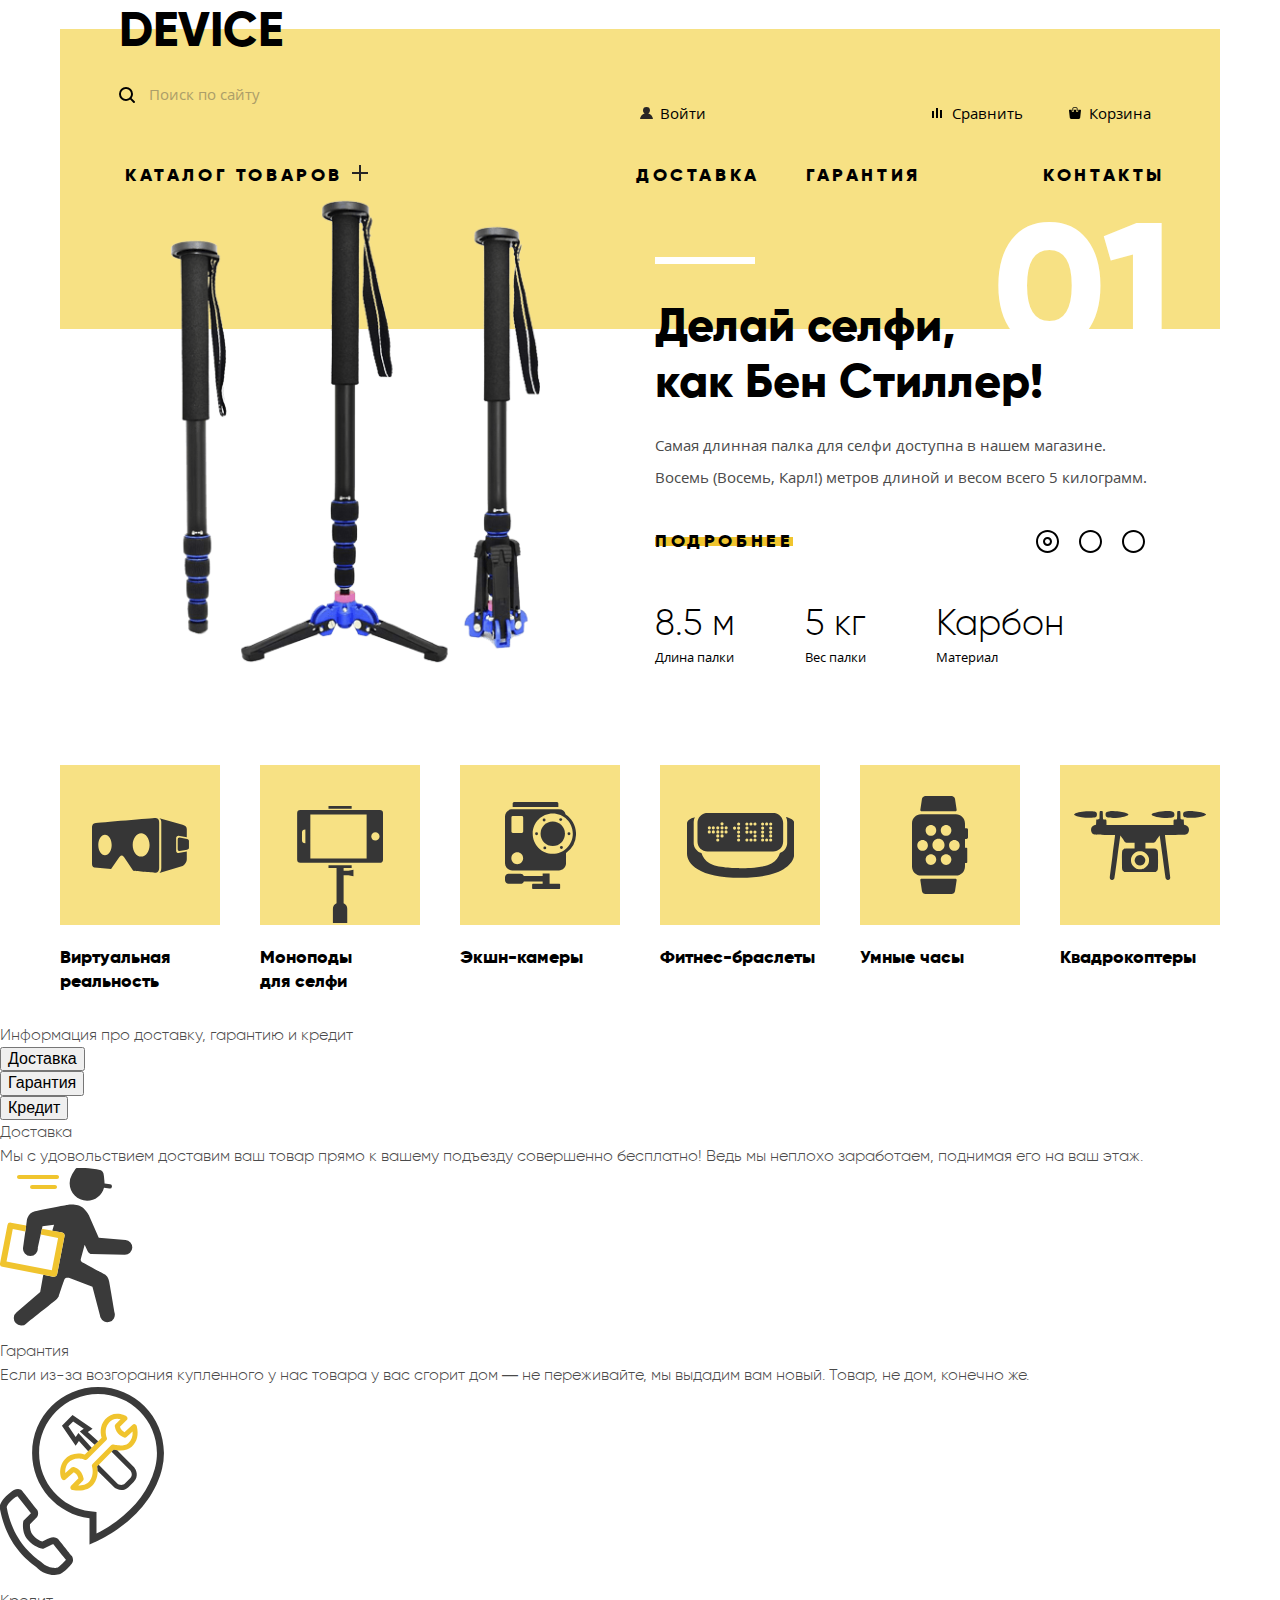
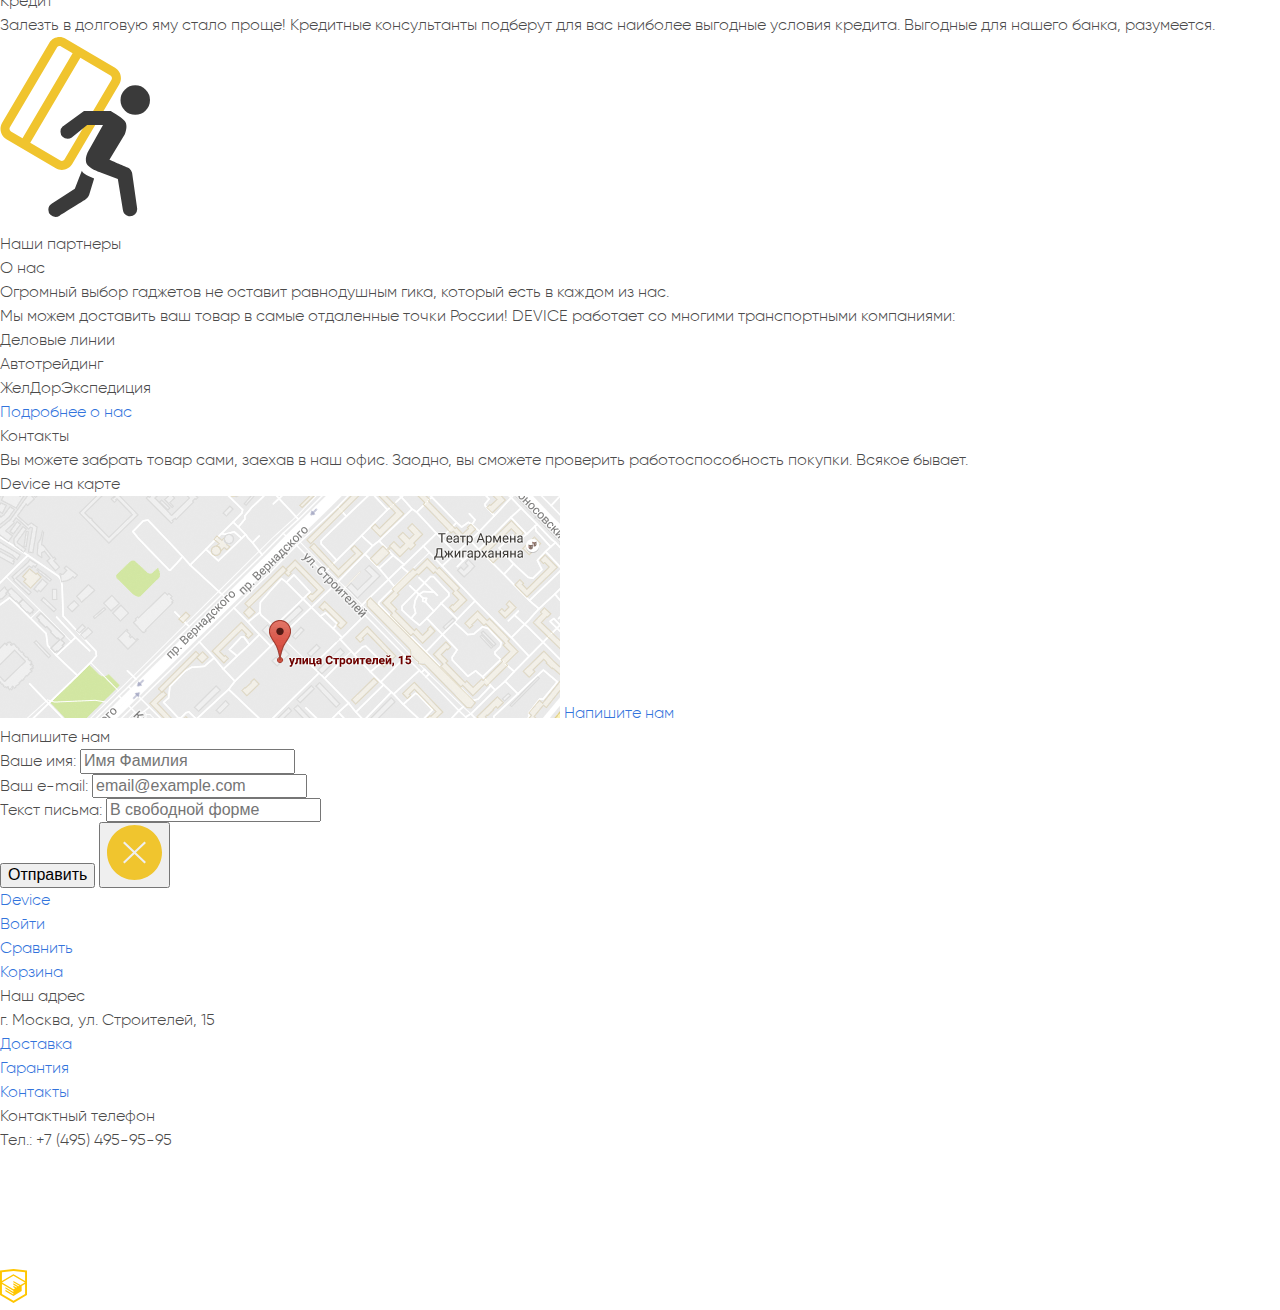
<file: index.html>
<!DOCTYPE html>
<html lang="ru">
  <head>
    <meta charset="UTF-8">
    <meta name="viewport" content="width=device-width, initial-scale=1.0">
    <meta http-equiv="X-UA-Compatible" content="ie=edge">
    <title>Девайс</title>
    <link rel="stylesheet" href="./styles/main.css"/>
  </head>
  <body>
    <header class="header wrapper">
      <div class="header__section header__section--large">
        <a href="#" class="header__logo">Device</a>
        <div class="header__feature-box">
          <nav class="header__search">
            <form method="get" class="search">
              <label for="search-button" class="search__label">
                <img class="search__icon" src="icons/search.svg" alt="Поиск по сайту" role="presentation"/>
              </label>
              <input class="search__input" type="text" placeholder="Поиск по сайту" id="search-button"/>
              <button class="search__button" type="submit">Найти</button>
            </form>
          </nav>
          <ul class="header__link-list">
            <li class="header__profile tablet:flex-grow-6">
              <a class="header__link" href="#">Войти</a>
            </li>
            <li class="header__compare">
              <a class="header__link" href="#">Сравнить</a>
            </li>
            <li class="header__basket">
              <a class="header__link" href="#">Корзина</a>
            </li>
          </ul>
        </div>
        <nav class="header__navbar">
          <ul class="navbar header__feature-box">
            <li class="category-wrapper">
              <button id="category-list-switcher" type="button" class="navbar__item navbar__button">Каталог товаров
                <img src="icons/plus.svg" alt="Показать каталог товаров" role="presentation"/>
              </button>
              <ul id="category-list" class="category__list">
                <li class="category__item">
                  <ul>
                    <li>
                      <a class="category__link" href="#">Виртуальная реальность</a>
                    </li>
                    <li>
                      <a class="category__link" href="#">Моноподы для селфи</a>
                    </li>
                    <li>
                      <a class="category__link" href="#">Экшн-камеры</a>
                    </li>
                  </ul>
                </li>
                <li class="category__item">
                  <ul>
                    <li>
                      <a class="category__link" href="#">Фитнес-браслеты</a>
                    </li>
                    <li>
                      <a class="category__link" href="#">Умные часы</a>
                    </li>
                  </ul>
                </li>
                <li class="category__item">
                  <a class="category__link" href="#">Квадрокоптеры</a>
                </li>
              </ul>
            </li>
            <li class="header__feature">
              <ul class="display-flex">
                <li class="header__feature-left">
                  <a class="navbar__item" href="#">Доставка</a>
                </li>
                <li class="header__feature-center">
                  <a class="navbar__item" href="#">Гарантия</a>
                </li>
                <li class="header__feature-right">
                  <a class="navbar__item" href="#">Контакты</a>
                </li>
              </ul>
            </li>
          </ul>
        </nav>
      </div>
    </header>
    <main>
      <h1 class="visually-hidden">Device - сайт с огромным выбором гаджетов!</h1>
        <section class="wrapper position-relative">
          <h2 class="visually-hidden">Популярные товары</h2>

          <input id="slide-1" name="main-products" class="visually-hidden main-products-input" type="radio" checked />
          <input id="slide-2" name="main-products" class="visually-hidden main-products-input" type="radio" />
          <input id="slide-3" name="main-products" class="visually-hidden main-products-input" type="radio" />

          <ul class="popular-item-slider">
            <li class="popular-item" data-slide="1">
              <h3 class="visually-hidden">Палка для селфи</h3>
              <div class="popular-item-box">
                <div class="popular-item__image-wrapper">
                  <img class="popular-item__image" src="images/slider-1.png" alt="Палка для селфи"/>
                </div>
                <div class="popular-item__info">
                  <span class="popular-item__number">01</span>
                  <p class="popular-item__info-title">Делай селфи,
                    <br class="until-tablet:display-none"/>
                    как Бен Стиллер!</p>
                  <p class="popular-item__info-description">Самая длинная палка для селфи доступна в нашем магазине.
                    <br class="until-desktop:display-none"/>
                    Восемь (Восемь, Карл!) метров длиной и весом всего 5 килограмм.
                  </p>
                  <div class="popular-item__info-navigation">
                    <a href="#" class="feature-button">
                      <span class="feature-button__inner">Подробнее</span>
                    </a>

                    <ul class="popular-item__button-wrapper">
                      <li>
                        <label for="slide-1" class="popular-item__button">
                          <img src="icons/slider-button.svg" class="slide-button" alt="slider button" role="presentation"/>
                        </label>
                      </li>
                      <li>
                        <label for="slide-2" class="popular-item__button">
                          <img src="icons/slider-button-empty.svg" class="slide-button" alt="slider button empty" role="presentation"/>
                        </label>
                      </li>
                      <li>
                        <label for="slide-3" class="popular-item__button">
                          <img src="icons/slider-button-empty.svg" class="slide-button" alt="slider button empty" role="presentation"/>
                        </label>
                      </li>
                    </ul>

                  </div>
                  <div class="popular-item__param-list">
                    <p class="popular-item__param">
                      <span class="popular-item__param-value">8.5 м</span>Длина палки
                    </p>
                    <p class="popular-item__param">
                      <span class="popular-item__param-value">5 кг</span>Вес палки
                    </p>
                    <p class="popular-item__param">
                      <span class="popular-item__param-value">Карбон</span>Материал
                    </p>
                  </div>
                </div>
              </div>
            </li>
            <li class="popular-item" data-slide="2">
              <h3 class="visually-hidden">Фитнес-браслеты</h3>
              <span class="popular-item__number">02</span>
              <div class="popular-item-box">
                <div class="popular-item__image-wrapper">
                  <img class="popular-item__image" src="images/slider-2.png" alt="Фитнес-браслет"/>
                </div>
                <div class="popular-item__info">
                  <p class="popular-item__info-title">Худеем
                    <br class="until-tablet:display-none"/> правильно!</p>
                  <p class="popular-item__info-description">Мотивирующие фитнес-браслеты помогут найти в себе силы
                    <br class="until-desktop:display-none"/>
                    не пропускать занятия и соблюдать диету.
                  </p>
                  <div class="popular-item__info-navigation">
                    <a href="#" class="feature-button">
                      <span class="feature-button__inner">Подробнее</span>
                    </a>

                    <ul class="popular-item__button-wrapper">
                      <li>
                        <label for="slide-1" class="popular-item__button">
                          <img src="icons/slider-button-empty.svg" class="slide-button" alt="slider button empty" role="presentation"/>
                        </label>
                      </li>
                      <li>
                        <label for="slide-2" class="popular-item__button">
                          <img src="icons/slider-button.svg" class="slide-button" alt="slider button" role="presentation"/>
                        </label>button>
                      </li>
                      <li>
                        <label for="slide-3" class="popular-item__button">
                          <img src="icons/slider-button-empty.svg" class="slide-button" alt="slider button empty" role="presentation"/>
                        </label>
                      </li>
                    </ul>

                  </div>
                  <div class="popular-item__param-list">
                    <p class="popular-item__param">
                      <span class="popular-item__param-value">48 часов</span>Без подзарядки</p>
                  </div>
                </div>
              </div>
            </li>
            <li class="popular-item" data-slide="3">
              <h3 class="visually-hidden">Квадрокоптер</h3>
              <div class="popular-item-box">
                <span class="popular-item__number">03</span>
                <div class="popular-item__image-wrapper">
                  <img class="popular-item__image popular-item__image--large" src="images/slider-3.png" alt="Квадрокоптер"/>
                </div>
                <div class="popular-item__info">
                  <p class="popular-item__info-title">Порхает как бабочка,
                    <br class="until-tablet:display-none"/> жалит как пчела!</p>
                  <p class="popular-item__info-description">Этот обычный, на первый взгляд, квадрокоптер оснащен
                    <br class="until-desktop:display-none"/>
                    мощным лазером, замаскированным под стандартную камеру.
                  </p>
                  <div class="popular-item__info-navigation">
                    <a href="#" class="feature-button">
                      <span class="feature-button__inner">Подробнее</span>
                    </a>

                    <ul class="popular-item__button-wrapper">
                      <li>
                        <label for="slide-1" class="popular-item__button">
                          <img src="icons/slider-button-empty.svg" class="slide-button" alt="slider button empty" role="presentation"/>
                        </label>
                      </li>
                      <li>
                          <label for="slide-2" class="popular-item__button">
                            <img src="icons/slider-button-empty.svg" class="slide-button" alt="slider button empty" role="presentation"/>
                          </label>
                      </li>
                      <li>
                        <label for="slide-3" class="popular-item__button">
                          <img src="icons/slider-button.svg" class="slide-button" alt="slider button" role="presentation"/>
                        </label>
                      </li>
                    </ul>

                  </div>
                  <div class="popular-item__param-list">
                    <p class="popular-item__param">
                      <span class="popular-item__param-value">800 м</span>Дальность полета
                    </p>
                    <p class="popular-item__param">
                      <span class="popular-item__param-value">50 м</span>Радиус поражения
                    </p>
                  </div>
                </div>
              </div>
            </li>
          </ul>
        </section>

        <section class="wrapper mobile-only:section">
          <h2 class="visually-hidden">Каталог товаров</h2>
          <ul class="catalog">
            <li class="catalog-item-wrapper">
              <a href="#" class="catalog-item">
                <div class="catalog-item__icon-box">
                  <svg width="97" height="55" viewBox="0 0 97 55" class="catalog-item__icon">
                    <g fill="#363636">
                      <path d="M84.131 32.639V20.003c0-1.309 1.045-2.37 2.335-2.37l8.326 1.581V11.02c0-2.355-1.708-3.431-4.202-4.265L67.403.175c1.616 1.391 1.889 2.04 1.889 4.396V49.78c0 2.356-.45 4.066-1.967 5.21l23.265-7.065c2.401-.833 4.202-4.216 4.202-6.572V33.44l-8.326 1.567c-1.29.002-2.335-1.06-2.335-2.368z"/><path d="M95.129 20.979l-7.598-1.444c-1.008 0-1.824.829-1.824 1.851v9.868c0 1.023.816 1.852 1.824 1.852l7.598-1.431c1.154-.419 1.824-.829 1.824-1.852V22.83c0-1.022-.766-1.507-1.824-1.851zM67.17 4.483c0-5.08-4.232-4.459-4.232-4.459S5.832 4.738 2.838 5.145.001 9.532.001 9.532L0 45.812c0 3.743 2.599 3.753 2.599 3.753l16.477 1.403L27.212 39.3s1.109-1.828 2.505-1.828c1.397 0 2.432 1.861 2.432 1.861l9.061 13.521s18.895 1.909 22.521 1.909c3.626-.001 3.439-5.024 3.439-5.024V4.483zM12.982 37.192c-3.698 0-6.696-4.601-6.696-10.275s2.998-10.275 6.696-10.275c3.698 0 6.696 4.601 6.696 10.275s-2.998 10.275-6.696 10.275zm36.158 1.426c-4.662 0-8.441-5.239-8.441-11.701 0-6.463 3.78-11.702 8.441-11.702 4.662 0 8.442 5.239 8.442 11.702 0 6.462-3.78 11.701-8.442 11.701z"/>
                    </g>
                  </svg>
                </div>
                <h3 class="catalog-item__title">Виртуальная
                  <br class="until-tablet:display-none"/>реальность</h3>
              </a>
            </li>
            <li class="catalog-item-wrapper">
              <a href="#" class="catalog-item">
                <div class="catalog-item__icon-box">
                  <svg width="86" height="117" viewBox="0 0 86 117" class="catalog-item__icon catalog-item__icon--bottom">
                    <g fill="#363636">
                      <path d="M82.821 4.011H3.33A3.188 3.188 0 0 0 .142 7.199v46.413a3.187 3.187 0 0 0 3.188 3.189h79.492a3.188 3.188 0 0 0 3.189-3.189V7.199a3.189 3.189 0 0 0-3.19-3.188zM8.392 37.236h-.226a3.19 3.19 0 0 1-3.189-3.189v-7.283a3.188 3.188 0 0 1 3.189-3.188h.226v13.66zm61.231 15.172H13.341V8.402h56.282v44.006zM78.4 34.552c-2.289 0-4.146-1.855-4.146-4.147s1.856-4.147 4.146-4.147a4.146 4.146 0 1 1 0 8.294zM31.497 0h23.157v2.758H31.497zM46.608 64.861v-2.973h8.046V59.13H31.498v2.758h8.045v35.246a6.068 6.068 0 0 0-3.635 5.559V117h14.335v-14.307a6.062 6.062 0 0 0-3.636-5.557v-27.99h4.796l5.051 1.213v-6.711l-5.051 1.213h-4.795z"/>
                    </g>
                  </svg>
                </div>
                <h3 class="catalog-item__title">Моноподы
                  <br class="until-tablet:display-none"/>для селфи</h3>
              </a>
            </li>
            <li class="catalog-item-wrapper">
              <a href="#" class="catalog-item">
                <div class="catalog-item__icon-box">
                  <svg width="71" height="87" viewBox="0 0 71 87" class="catalog-item__icon">
                    <g fill="#363636">
                      <path d="M53.349 1.49c0-.736-.578-1.49-1.311-1.49H9.053C8.32 0 7.672.754 7.672 1.49v3.522h45.676V1.49zM54.202 81.809h-9.597V71.426h-6.958v2.507H18.774c-.537-1.254-1.757-2.148-3.181-2.148H3.559C1.642 71.784 0 73.387 0 75.311v3.018c0 1.924 1.642 3.48 3.559 3.48h12.035c1.511 0 2.792-.896 3.269-2.326h18.785v2.326H28.13c-.533 0-1.01.437-1.01.972v3.172c0 .535.478 1.048 1.01 1.048h26.072c.533 0 .93-.513.93-1.048V82.78c0-.535-.397-.971-.93-.971zM60.666 12.39a7.037 7.037 0 0 0-6.771-5.05H7.148C3.25 7.34 0 10.449 0 14.361v46.9c0 3.912 3.25 7.121 7.148 7.121h46.747c3.898 0 7.126-3.209 7.126-7.121V50.915a23.228 23.228 0 0 0 10.001-19.164c-.001-8.079-4.132-15.181-10.356-19.361zM12.238 62.151c-3.259 0-5.901-2.65-5.901-5.921 0-3.27 2.642-5.922 5.901-5.922s5.902 2.652 5.902 5.922c0 3.271-2.643 5.921-5.902 5.921zm5.961-32.605a1.42 1.42 0 0 1-1.418 1.422h-8.94a1.42 1.42 0 0 1-1.418-1.422v-14.16a1.42 1.42 0 0 1 1.418-1.423h8.939a1.42 1.42 0 0 1 1.418 1.423v14.16zm29.563 22.312c-11.076 0-20.057-9.01-20.057-20.123s8.98-20.124 20.057-20.124c11.077 0 20.058 9.01 20.058 20.124s-8.981 20.123-20.058 20.123z"/><ellipse cx="47.762" cy="31.735" rx="12.188" ry="12.229"/><circle cx="31.562" cy="31.736" r="1.435"/><circle cx="63.963" cy="31.736" r="1.435"/><circle cx="39.109" cy="17.994" r="1.435"/><ellipse cx="56.415" cy="45.476" rx="1.43" ry="1.436"/><circle cx="55.697" cy="17.565" r="1.435"/><circle cx="39.828" cy="45.906" r="1.435"/>
                    </g>
                  </svg>
                </div>
                <h3 class="catalog-item__title">Экшн-камеры</h3>
              </a>
            </li>
            <li class="catalog-item-wrapper">
              <a href="#" class="catalog-item">
                <div class="catalog-item__icon-box">
                  <svg width="107" height="65" viewBox="0 0 107 65" class="catalog-item__icon">
                    <g fill="#363636">
                      <path d="M98.967 4.074c.752 1.441 1.209 3.08 1.209 4.818v21.102c0 4.616-3.092 8.527-7.246 9.9-1.325 3.987-3.778 7.854-8.051 10.432-8.676 5.231-31.124 4.837-31.198 4.837-.078 0-22.513.395-31.189-4.837-4.216-2.545-6.708-6.347-8.042-10.279-4.418-1.209-7.756-5.251-7.756-10.053V8.893c0-1.688.427-3.282 1.139-4.693C4.17 5.109 0 6.918 0 10.434v29.983C0 50.668 11.839 64.85 53.657 64.85c41.82 0 53.657-14.182 53.657-24.433V10.434c-.001-3.684-4.576-5.494-8.347-6.36z"/><path d="M20.561 38.459h65.523c5.564 0 10.074-4.513 10.074-10.077V9.935c0-5.563-4.51-10.075-10.074-10.075H20.561c-5.564 0-10.075 4.511-10.075 10.075v18.447c0 5.564 4.511 10.077 10.075 10.077zM83.695 9.468a1.57 1.57 0 1 1 0 3.139 1.57 1.57 0 0 1 0-3.139zm0 4.039a1.569 1.569 0 1 1 0 3.138 1.569 1.569 0 0 1 0-3.138zm0 4.039a1.568 1.568 0 1 1 .001 3.137 1.568 1.568 0 0 1-.001-3.137zm0 3.827a1.57 1.57 0 1 1-.001 3.14 1.57 1.57 0 0 1 .001-3.14zm0 4.039a1.568 1.568 0 1 1 .001 3.137 1.568 1.568 0 0 1-.001-3.137zM79.656 9.468c.867 0 1.568.703 1.568 1.57a1.568 1.568 0 1 1-3.136 0c0-.868.703-1.57 1.568-1.57zm0 15.944a1.568 1.568 0 1 1 0 3.135 1.568 1.568 0 0 1 0-3.135zM75.619 9.468a1.57 1.57 0 1 1-.003 3.14 1.57 1.57 0 0 1 .003-3.14zm0 4.039a1.57 1.57 0 1 1-.003 3.139 1.57 1.57 0 0 1 .003-3.139zm0 4.039a1.569 1.569 0 1 1-.002 3.138 1.569 1.569 0 0 1 .002-3.138zm0 3.827a1.568 1.568 0 1 1 0 3.138 1.568 1.568 0 0 1 0-3.138zm0 4.039a1.569 1.569 0 1 1-.002 3.138 1.569 1.569 0 0 1 .002-3.138zM67.965 9.468c.867 0 1.568.703 1.568 1.57a1.568 1.568 0 1 1-3.136 0 1.568 1.568 0 0 1 1.568-1.57zm0 8.078a1.568 1.568 0 1 1-1.568 1.569 1.568 1.568 0 0 1 1.568-1.569zm0 3.881a1.569 1.569 0 1 1-.002 3.136 1.569 1.569 0 0 1 .002-3.136zm0 3.985a1.568 1.568 0 1 1 0 3.135 1.568 1.568 0 0 1 0-3.135zM63.926 9.468a1.57 1.57 0 1 1 0 3.14 1.57 1.57 0 0 1 0-3.14zm0 8.078a1.57 1.57 0 1 1 .001 3.139 1.57 1.57 0 0 1-.001-3.139zm0 7.866a1.57 1.57 0 1 1 .001 3.139 1.57 1.57 0 0 1-.001-3.139zM59.888 9.468a1.57 1.57 0 0 1 0 3.139 1.568 1.568 0 0 1-1.568-1.569 1.567 1.567 0 0 1 1.568-1.57zm0 4.039a1.57 1.57 0 1 1-.001 3.135 1.57 1.57 0 0 1 .001-3.135zm0 4.039a1.57 1.57 0 1 1-.001 3.14 1.57 1.57 0 0 1 .001-3.14zm0 7.866a1.57 1.57 0 0 1 0 3.137 1.569 1.569 0 0 1 0-3.137zm-8.29-15.944a1.57 1.57 0 1 1 0 3.139 1.57 1.57 0 0 1 0-3.139zm0 4.039a1.569 1.569 0 1 1 0 3.138 1.569 1.569 0 0 1 0-3.138zm0 4.039a1.568 1.568 0 1 1 .001 3.137 1.568 1.568 0 0 1-.001-3.137zm0 3.881a1.568 1.568 0 1 1 0 3.137 1.569 1.569 0 0 1 0-3.137zm0 3.985a1.568 1.568 0 1 1 .001 3.137 1.568 1.568 0 0 1-.001-3.137zm-4.039-11.905a1.568 1.568 0 1 1 0 3.136 1.568 1.568 0 0 1 0-3.136zm-8.502-.212a1.57 1.57 0 1 1-.001 3.135 1.57 1.57 0 0 1 .001-3.135zm0 4.038a1.57 1.57 0 1 1-.003 3.141 1.57 1.57 0 0 1 .003-3.141zm-4.039-8.078a1.57 1.57 0 1 1-.003 3.14 1.57 1.57 0 0 1 .003-3.14zm0 4.04a1.57 1.57 0 1 1-.003 3.139 1.57 1.57 0 0 1 .003-3.139zm0 4.038a1.57 1.57 0 1 1-.003 3.14 1.57 1.57 0 0 1 .003-3.14zm0 4.04a1.569 1.569 0 1 1-.001 3.137 1.569 1.569 0 0 1 .001-3.137zm-4.254-8.078a1.569 1.569 0 1 1 0 3.138 1.569 1.569 0 0 1 0-3.138zm0 4.038a1.57 1.57 0 1 1 0 3.139 1.57 1.57 0 0 1 0-3.139zm0 4.04a1.57 1.57 0 1 1-.001 3.14 1.57 1.57 0 0 1 .001-3.14zm0 4.039a1.568 1.568 0 1 1 .001 3.137 1.568 1.568 0 0 1-.001-3.137zM26.3 9.255a1.57 1.57 0 1 1 0 0zm0 4.04a1.57 1.57 0 0 1 1.571 1.568 1.57 1.57 0 0 1-3.14 0 1.57 1.57 0 0 1 1.569-1.568zm0 4.038a1.571 1.571 0 1 1 0 3.14 1.571 1.571 0 0 1 0-3.14zm0 4.04a1.57 1.57 0 1 1 0 0zm-4.037-8.078a1.57 1.57 0 1 1-.001 3.135 1.57 1.57 0 0 1 .001-3.135zm0 4.038a1.57 1.57 0 0 1 0 3.14 1.57 1.57 0 0 1 0-3.14z"/>
                    </g>
                  </svg>
                </div>
                <h3 class="catalog-item__title">Фитнес-браслеты</h3>
              </a>
            </li>
            <li class="catalog-item-wrapper">
              <a href="#" class="catalog-item">
                <div class="catalog-item__icon-box">
                  <svg width="56" height="98" viewBox="0 0 56 98" class="catalog-item__icon">
                    <g fill="#363636">
                      <path d="M54.494 32.197h-1.515v-4.64c0-5.052-4.087-9.186-9.082-9.186H9.082C4.086 18.372 0 22.505 0 27.557v42.868c0 5.052 4.087 9.185 9.083 9.185h34.815c4.995 0 9.082-4.133 9.082-9.185V67.01h1.515a.764.764 0 0 0 .757-.764V52.467a.765.765 0 0 0-.757-.766H52.98v-8.788h1.515c.832 0 1.514-.688 1.514-1.531v-7.654a1.529 1.529 0 0 0-1.515-1.531zm-20.412-3.109c2.926 0 5.299 2.398 5.299 5.358s-2.373 5.358-5.299 5.358-5.298-2.398-5.298-5.358 2.372-5.358 5.298-5.358zm-15.137 0c2.925 0 5.298 2.398 5.298 5.358s-2.373 5.358-5.298 5.358c-2.926 0-5.298-2.398-5.298-5.358s2.372-5.358 5.298-5.358zM5.297 49.397c0-2.959 2.371-5.358 5.298-5.358 2.926 0 5.298 2.399 5.298 5.358 0 2.959-2.373 5.358-5.298 5.358-2.927.001-5.298-2.399-5.298-5.358zm13.648 19.497c-2.926 0-5.298-2.398-5.298-5.358s2.372-5.358 5.298-5.358c2.925 0 5.298 2.398 5.298 5.358s-2.373 5.358-5.298 5.358zm1.49-19.903c0-3.382 2.711-6.124 6.055-6.124s6.055 2.742 6.055 6.124-2.711 6.124-6.055 6.124c-3.344-.001-6.055-2.742-6.055-6.124zm13.647 19.903c-2.926 0-5.298-2.398-5.298-5.358s2.372-5.358 5.298-5.358 5.299 2.398 5.299 5.358-2.373 5.358-5.299 5.358zm8.302-14.138c-2.927 0-5.298-2.399-5.298-5.358 0-2.959 2.371-5.358 5.298-5.358 2.926 0 5.298 2.399 5.298 5.358 0 2.958-2.372 5.358-5.298 5.358zM9.646 15.31h33.687c.843 0 1.432-.681 1.306-1.514L43.023 3.028l-.002-.002C42.771 1.362 41.189 0 39.506 0H13.474c-1.686 0-3.268 1.362-3.517 3.028L8.342 13.795c-.125.833.461 1.515 1.304 1.515zM43.333 82.671H9.646c-.843 0-1.429.683-1.304 1.516l1.615 10.767c.25 1.666 1.832 3.028 3.516 3.028h26.032c1.684 0 3.266-1.362 3.517-3.026v-.002l1.615-10.767c.128-.833-.461-1.516-1.304-1.516z"/>
                    </g>
                  </svg>
                </div>
                <h3 class="catalog-item__title">Умные часы</h3>
              </a>
            </li>
            <li class="catalog-item-wrapper">
              <a href="#" class="catalog-item">
                <div class="catalog-item__icon-box">
                  <svg width="132" height="69" viewBox="0 0 132 69" class="catalog-item__icon">
                    <g fill="#363636">
                      <path d="M12.052.258C6.507.745 1.838 1.85.575 2.93c-.722.616-.722.616-.232 1.156.644.72 3.713 1.645 7.247 2.237 3.998.668 12.51.693 13.724.051 1.211-.668 1.624-1.414 1.624-2.981 0-1.619-.62-2.416-2.218-2.853C19.274.154 14.94 0 12.052.258zM25.774.488c-.129.283-.258 2.108-.258 4.112 0 4.061.155 3.778-2.192 3.933l-1.03.077-.13 2.545-.129 2.544-1.186.283c-2.58.668-4 2.595-3.792 5.294.128 1.927 1.03 3.341 2.579 4.087 1.109.513 1.47.538 11.246.538 5.545 0 10.137.079 10.188.18.051.13-1.11 9.408-2.58 20.64-1.444 11.23-2.682 20.997-2.708 21.666-.051 1.617.826 2.62 2.348 2.62 1.237 0 2.012-.64 2.321-1.9.13-.514 1.496-10.334 3.018-21.822 1.522-11.463 2.863-20.869 2.94-20.869.104 0 1.084 1.413 2.193 3.136 2.94 4.626 2.399 4.317 7.635 4.317h4.359v5.63l-5.133.077c-4.72.077-5.21.127-5.881.615-1.573 1.157-1.625 1.415-1.625 10.977 0 9.534.026 9.792 1.522 11.05l.851.695H81.695l.851-.696c1.496-1.257 1.52-1.515 1.52-11.05 0-9.56-.05-9.819-1.622-10.976-.671-.488-1.161-.538-5.882-.615l-5.132-.077v-5.63h4.36c5.234 0 4.693.309 7.633-4.317 1.11-1.723 2.09-3.136 2.194-3.136.076 0 1.418 9.406 2.94 20.869 1.522 11.488 2.889 21.308 3.018 21.821.31 1.26 1.082 1.902 2.321 1.902 1.521 0 2.4-1.004 2.347-2.621-.026-.67-1.264-10.436-2.71-21.666-1.468-11.232-2.63-20.51-2.577-20.64.05-.101 4.641-.18 10.19-.18 9.774 0 10.135-.025 11.243-.538 1.548-.746 2.45-2.16 2.58-4.087.206-2.699-1.212-4.626-3.792-5.294l-1.187-.283-.127-2.544-.13-2.545-1.031-.077c-2.347-.155-2.194.128-2.194-3.933 0-2.004-.128-3.829-.257-4.112-.206-.36-.543-.488-1.367-.488-.619 0-1.238.128-1.42.309-.206.205-.31 1.465-.31 3.932 0 2.467-.102 3.727-.309 3.932-.18.18-.901.308-1.65.308-1.625 0-1.65.052-1.65 3.11v2.287H32.48v-2.287c0-3.058-.024-3.11-1.65-3.11-.748 0-1.47-.129-1.65-.308-.207-.205-.31-1.465-.31-3.932 0-2.467-.103-3.727-.31-3.932-.18-.18-.8-.309-1.418-.309-.825 0-1.16.128-1.368.488zm42.843 40.12c2.889.899 5.392 3.393 6.166 6.168.439 1.543.31 4.216-.284 5.784-.696 1.875-2.685 4.01-4.565 4.935-1.29.642-1.754.719-3.921.719s-2.631-.077-3.92-.719c-1.885-.926-3.87-3.06-4.567-4.935-.592-1.568-.722-4.24-.283-5.784.748-2.723 3.25-5.27 6.061-6.168 2.012-.642 3.3-.642 5.313 0z"/><path d="M63.794 44.438c-2.037.925-3.507 3.649-3.069 5.73.774 3.677 4.823 5.553 7.996 3.702 1.985-1.158 2.99-3.547 2.45-5.783-.568-2.39-2.734-4.138-5.158-4.138-.646 0-1.626.232-2.22.489zM36.092.154c-3.92.668-4.513 1.131-4.513 3.444 0 1.825.463 2.416 2.268 2.956 1.55.462 7.172.514 10.5.128 6.86-.822 11.321-2.544 9.698-3.752-1.265-.9-4.902-1.876-9.054-2.39-2.475-.308-7.996-.54-8.9-.386zM89.484.258C83.165.848 77.62 2.339 77.62 3.444c0 1.722 7.84 3.47 15.63 3.495 5.804 0 7.196-.642 7.196-3.34 0-1.825-.619-2.622-2.373-3.085C96.423.103 92.398 0 89.484.258zM112.776.283c-1.78.231-3.018.77-3.43 1.491-.387.77-.31 2.904.154 3.572.928 1.31 1.652 1.465 7.068 1.465 3.661 0 5.802-.129 7.867-.488 3.534-.592 6.603-1.517 7.248-2.237.49-.54.49-.54-.233-1.156-1.34-1.13-5.958-2.185-11.916-2.672-3.481-.283-4.488-.283-6.758.025z"/>
                    </g>
                  </svg>
                </div>
                <h3 class="catalog-item__title">Квадрокоптеры</h3>
              </a>
            </li>
          </ul>
        </section>
        <section>
          <h2>Информация про доставку, гарантию и кредит</h2>
          <ul>
            <li>
              <button type="button">Доставка</button>
            </li>
            <li>
              <button type="button">Гарантия</button>
            </li>
            <li>
              <button type="button">Кредит</button>
            </li>
          </ul>

          <h3>Доставка</h3>
          <p>Мы с удовольствием доставим ваш товар прямо к вашему подъезду совершенно бесплатно!
            Ведь мы неплохо заработаем, поднимая его на ваш этаж.
          </p>
          <img src="icons/delivery.svg" alt="Доставка" role="presentation"/>

          <h3>Гарантия</h3>
          <p>Если из-за возгорания купленного у нас товара у вас сгорит дом — не переживайте, мы выдадим вам новый.
            Товар, не дом, конечно же.
          </p>
          <img src="icons/warranty.svg" alt="Гарантия" role="presentation"/>

          <h3>Кредит</h3>
          <p>Залезть в долговую яму стало проще! Кредитные консультанты подберут для вас наиболее выгодные
            условия кредита. Выгодные для нашего банка, разумеется.
          </p>
          <img src="icons/credit.svg" alt="Кредит" role="presentation"/>

        </section>
        <section>
          <h2>Наши партнеры</h2>
          <ul>
            <li>
              <span aria-label="Dji"></span>
            </li>
            <li>
              <span aria-label="SP Gadgets"></span>
            </li>
            <li>
              <span aria-label="GoPro"></span>
            </li>
            <li>
              <span aria-label="Vive"></span>
            </li>
          </ul>
        </section>
      <section>
        <h2>О нас</h2>
        <p>Огромный выбор гаджетов не оставит равнодушным гика, который есть в каждом из нас.</p>
        <p>Мы можем доставить ваш товар в самые отдаленные точки России! DEVICE работает со многими
          транспортными компаниями:
        </p>
        <ul>
          <li>
            <p>Деловые линии</p>
          </li>
          <li>
            <p>Автотрейдинг</p>
          </li>
          <li>
            <p>ЖелДорЭкспедиция</p>
          </li>
        </ul>
        <a href="#">Подробнее о нас</a>
      </section>
      <section>
        <h2>Контакты</h2>
        <p>Вы можете забрать товар сами, заехав в наш офис. Заодно,
          вы сможете проверить работоспособность покупки. Всякое бывает.
        </p>
        <h3>Device на карте</h3>
        <img src="images/map.png" alt="Наш офис на карте">
        <a href="#">Напишите нам</a>
        <h3>Напишите нам</h3>
        <form name="write-us" method="post">
          <p>
            <label for="write-us-your-name">Ваше имя:</label>
            <input id="write-us-your-name" type="text"  placeholder="Имя Фамилия" />
          </p>
          <p>
            <label for="write-us-your-email">Ваш e-mail:</label>
            <input id="write-us-your-email" type="text"  placeholder="email@example.com" />
          </p>
          <p>
            <label for="write-us-letter">Текст письма:</label>
            <input id="write-us-letter" type="text"  placeholder="В свободной форме" />
          </p>
          <button type="submit">Отправить</button>
          <button type="button">
            <svg width="55" height="55" viewBox="0 0 55 55">
              <path fill="#F0C52E" d="M27.5 0C12.312 0 0 12.312 0 27.5S12.312 55 27.5 55 55 42.688 55 27.5 42.688 0 27.5 0zm11.476 37.072l-1.486 1.426-9.99-9.574-9.987 9.574-1.488-1.426 9.988-9.573-9.987-9.573 1.487-1.425 9.987 9.573 9.988-9.573 1.487 1.425-9.989 9.574 9.99 9.572z"/>
            </svg>
          </button>
        </form>
      </section>
    </main>
    <footer>
      <a href="#">Device</a>
      <ul>
        <li>
          <a href="#">Войти</a>
        </li>
        <li>
          <a href="#">Сравнить</a>
        </li>
        <li>
          <a href="#">Корзина</a>
        </li>
      </ul>
      <h3>Наш адрес</h3>
      <p>г. Москва, ул. Строителей, 15</p>
      <ul>
        <li>
          <a href="#">Доставка</a>
        </li>
        <li>
          <a href="#">Гарантия</a>
        </li>
        <li>
          <a href="#">Контакты</a>
        </li>
      </ul>
      <h3>Контактный телефон</h3>
      <p>Тел.: +7 (495) 495-95-95</p>
      <ul>
        <li>
          <a href="#">
            <img src="icons/fb.svg" alt="facebook" role="presentation">
          </a>
        </li>
        <li>
          <a href="#">
            <img src="icons/instagram.svg" alt="instagram" role="presentation">
          </a>
        </li>
        <li>
          <a href="#">
            <img src="icons/twitter.svg" alt="twitter" role="presentation">
          </a>
        </li>
      </ul>
      <img src="icons/logo-html.svg" alt="Логотип HtmlAcademy" role="presentation"/>
    </footer>

    <script src="scripts/components/category-list.js" async></script>
  </body>
</html>
</file>
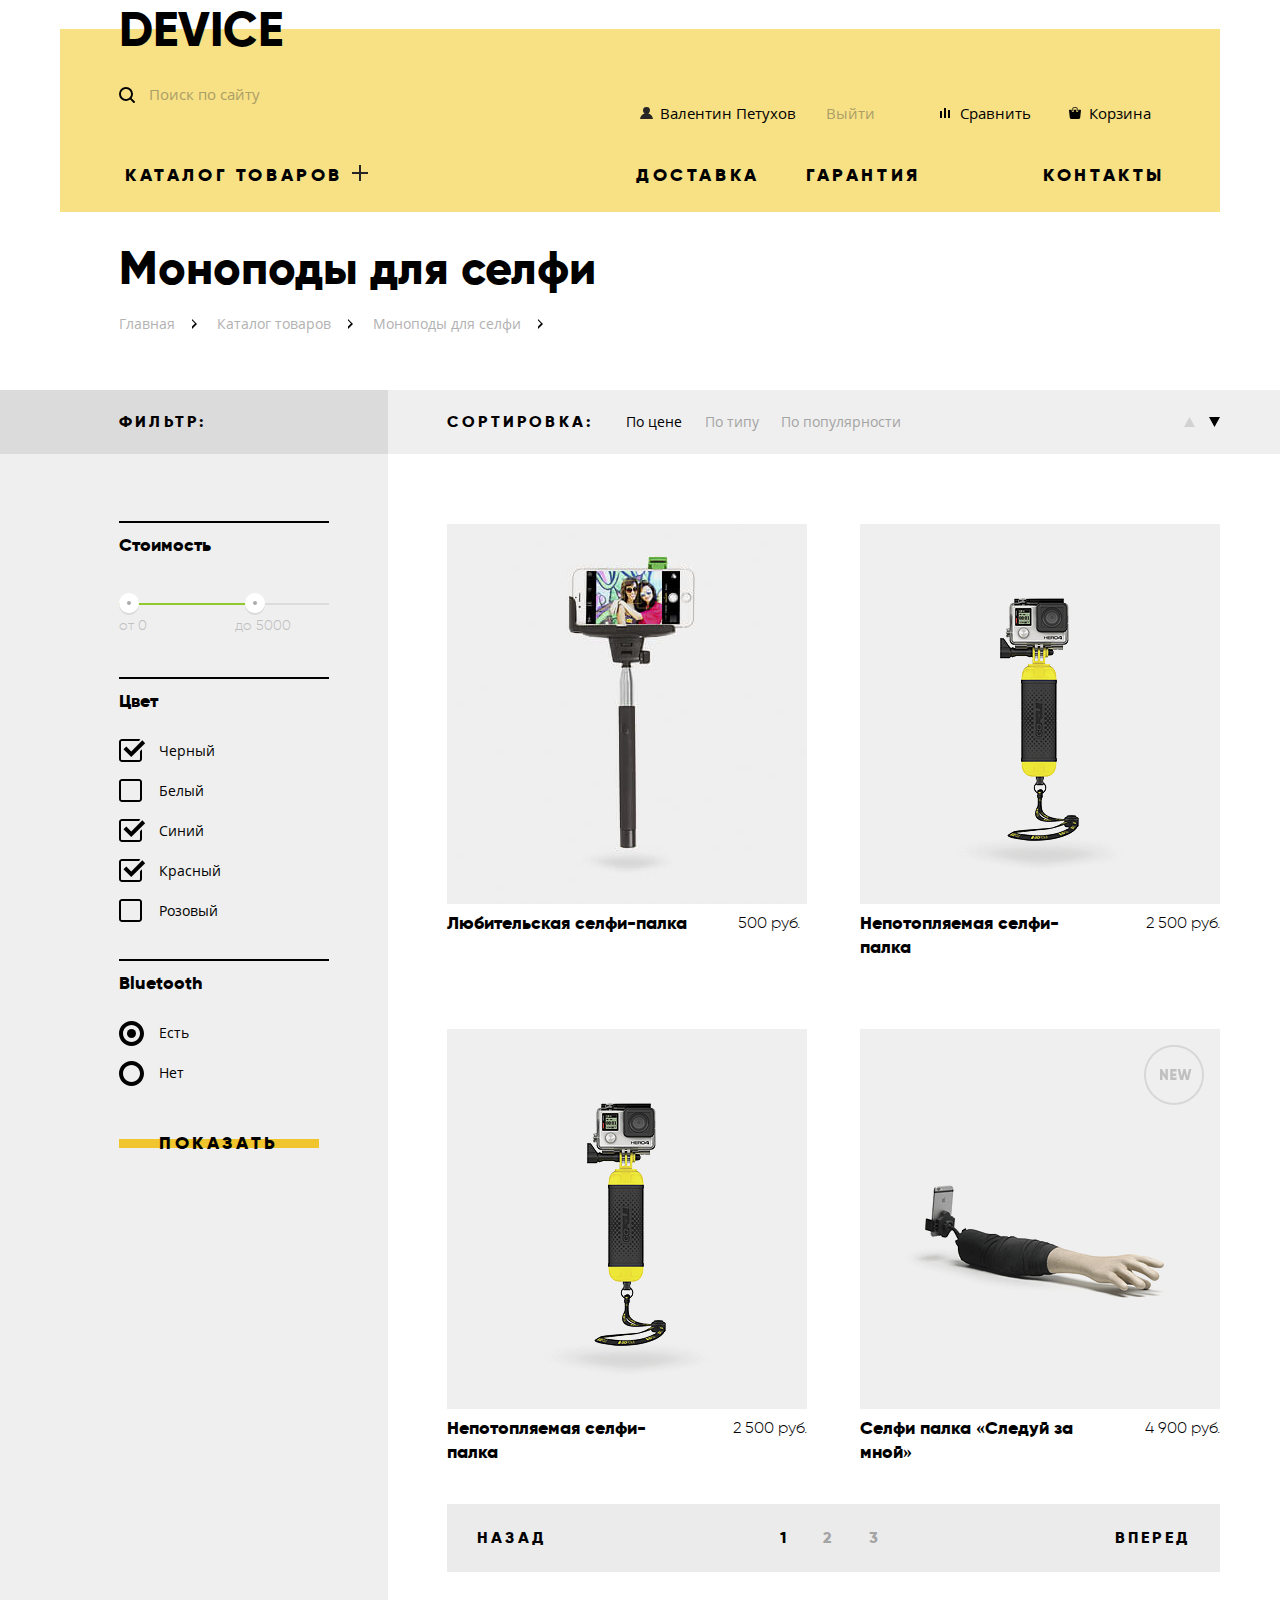
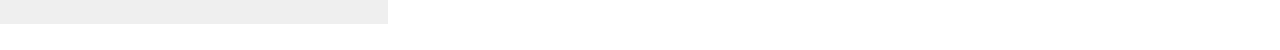
<file: catalog.html>
<!DOCTYPE html>
<html lang="ru">
<head>
  <meta charset="UTF-8">
  <meta name="viewport" content="width=device-width, initial-scale=1.0">
  <meta http-equiv="X-UA-Compatible" content="ie=edge">
  <title>Девайс</title>
  <link rel="stylesheet" href="./styles/main.css"/>
</head>
<body>
  <header class="header wrapper">
    <div class="header__section">
      <a href="#" class="header__logo">Device</a>
      <div class="header__feature-box">
        <nav class="header__search">
          <form method="get" class="search">
            <label for="search-button" class="search__label">
              <img class="search__icon" src="icons/search.svg" alt="Поиск по сайту" role="presentation"/>
            </label>
            <input class="search__input" type="text" placeholder="Поиск по сайту" id="search-button"/>
            <button class="search__button" type="submit">Найти</button>
          </form>
        </nav>
        <ul class="header__link-list">
          <li class="header__profile">
            <a class="header__link" href="#">Валентин Петухов</a>
          </li>
          <li class="header__item">
            <a class="header__link header__link--light" href="#">Выйти</a>
          </li>
          <li class="header__compare">
            <a class="header__link" href="#">Сравнить</a>
          </li>
          <li class="header__basket">
            <a class="header__link" href="#">Корзина</a>
          </li>
        </ul>
      </div>
      <nav class="header__navbar">
        <ul class="navbar header__feature-box">
          <li class="category-wrapper">
            <button id="category-list-switcher" type="button" class="navbar__item navbar__button">Каталог товаров
              <img src="icons/plus.svg" alt="Показать каталог товаров" role="presentation"/>
            </button>
            <ul id="category-list" class="category__list">
              <li class="category__item">
                <ul>
                  <li>
                    <a class="category__link" href="#">Виртуальная реальность</a>
                  </li>
                  <li>
                    <a class="category__link" href="#">Моноподы для селфи</a>
                  </li>
                  <li>
                    <a class="category__link" href="#">Экшн-камеры</a>
                  </li>
                </ul>
              </li>
              <li class="category__item">
                <ul>
                  <li>
                    <a class="category__link" href="#">Фитнес-браслеты</a>
                  </li>
                  <li>
                    <a class="category__link" href="#">Умные часы</a>
                  </li>
                </ul>
              </li>
              <li class="category__item">
                <a class="category__link" href="#">Квадрокоптеры</a>
              </li>
            </ul>
          </li>
          <li class="header__feature">
            <ul class="display-flex">
              <li class="header__feature-left">
                <a class="navbar__item" href="#">Доставка</a>
              </li>
              <li class="header__feature-center">
                <a class="navbar__item" href="#">Гарантия</a>
              </li>
              <li class="header__feature-right">
                <a class="navbar__item" href="#">Контакты</a>
              </li>
            </ul>
          </li>
        </ul>
      </nav>
    </div>
  </header>
  <main>
    <h1 class="wrapper main-menu__title">Моноподы для селфи</h1>
    <nav class="wrapper breadcrumbs">
      <ul>
        <li class="breadcrumb">
          <a class="breadcrumb__link" href="#">Главная</a>
        </li>
        <li class="breadcrumb ml-16">
          <a class="breadcrumb__link" href="#">Каталог товаров</a>
        </li>
        <li class="breadcrumb ml-16">
          <a class="breadcrumb__link" href="#">Моноподы для селфи</a>
        </li>
      </ul>
    </nav>
    <div class="goods">
      <aside class="wrapper-left goods__filter">
        <div class="filter">
          <h2 class="visually-hidden">Выбор стоимости и цвета товара</h2>
          <p class="filter__title">Фильтр:</p>
          <form id="filter-goods" method="get" class="filter-section">
            <fieldset class="filter-item">
              <legend class="filter-item__title">Стоимость</legend>
              <div class="filter-range">
                <input class="visually-hidden" type="range" name="range" value="from">
                <input class="visually-hidden" type="range" name="range" value="to">
                <div class="filter-range__line"></div>
                <div class="filter-range__line filter-range__line--active"></div>
                <div class="filter-range__button filter-range__button--start"></div>
                <div class="filter-range__button filter-range__button--end"></div>
                <span class="filter-range__text filter-range__text--start">от 0</span>
                <span class="filter-range__text filter-range__text--end">до 5000</span>
              </div>
            </fieldset>
            <fieldset class="filter-item">
              <legend class="filter-item__title">Цвет</legend>
              <span class="filter-checkbox">
            <input type="checkbox" name="color" value="black" id="filter-goods-color-black" checked/>
            <label class="filter-checkbox__label" for="filter-goods-color-black">Черный</label>
          </span>
              <span class="filter-checkbox">
            <input type="checkbox" name="color" value="white" id="filter-goods-color-white"/>
            <label class="filter-checkbox__label" for="filter-goods-color-white">Белый</label>
          </span>
              <span class="filter-checkbox">
            <input type="checkbox" name="color" value="blue" id="filter-goods-color-blue" checked/>
            <label class="filter-checkbox__label" for="filter-goods-color-blue">Синий</label>
          </span>
              <span class="filter-checkbox">
            <input type="checkbox" name="color" value="red" id="filter-goods-color-red" checked/>
            <label class="filter-checkbox__label" for="filter-goods-color-red">Красный</label>
          </span>
              <span class="filter-checkbox">
            <input type="checkbox" name="color" value="pink" id="filter-goods-color-pink"/>
            <label class="filter-checkbox__label" for="filter-goods-color-pink">Розовый</label>
          </span>
            </fieldset>
            <fieldset class="filter-item">
              <legend class="filter-item__title">Bluetooth</legend>
              <span class="filter-radio">
            <input type="radio" name="bluetooth" value="with-bluetooth" id="filter-goods-with-bluetooth" checked>
            <label class="filter-radio__label" for="filter-goods-with-bluetooth">Есть</label>
          </span>
              <span class="filter-radio">
            <input type="radio" name="bluetooth" value="without-bluetooth" id="filter-goods-without-bluetooth">
            <label class="filter-radio__label" for="filter-goods-without-bluetooth">Нет</label>
          </span>
            </fieldset>
            <button class="filter__button feature-button feature-button--form" type="submit">
              <span class="feature-button__inner">Показать</span>
            </button>
          </form>
        </div>
      </aside>
      <div class="wrapper-right goods__sort-result">
        <aside class="sort">
          <h2 class="visually-hidden">Сортировка товаров по цене, типу, популярности</h2>
          <fieldset>
            <span class="sort__title">Сортировка:</span>
            <span class="sort__item">
              <input class="sort__item-input visually-hidden" type="radio" name="sort" value="price" form="filter-goods" id="filter-goods-price" checked>
              <label class="sort__item-label" for="filter-goods-price">По цене</label>
            </span>
            <span class="sort__item">
              <input class="sort__item-input visually-hidden" type="radio" name="sort" value="type" form="filter-goods" id="filter-goods-type">
              <label class="sort__item-label" for="filter-goods-type">По типу</label>
            </span>
            <span class="sort__item">
              <input class="sort__item-input visually-hidden" type="radio" name="sort" value="rating" form="filter-goods" id="filter-goods-rating">
              <label class="sort__item-label" for="filter-goods-rating">По популярности</label>
            </span>
          </fieldset>
          <fieldset class="mobile:mt-15 tablet:ml-auto">
            <legend class="visually-hidden">Порядок следования</legend>

            <label for="filter-goods-order-asc" class="order__item mr-10">
              <input class="order__item-input visually-hidden" type="radio" name="order" value="asc" form="filter-goods" id="filter-goods-order-asc">
              <svg class="order__item-icon" width="11" height="10" viewBox="0 0 11 10">
                <path fill="#d3d2d2" d="M5.5 0L0 10h11z"/>
              </svg>
            </label>
            <label for="filter-goods-order-desc" class="order__item">
              <input class="order__item-input visually-hidden" type="radio" name="order" value="desc" form="filter-goods" id="filter-goods-order-desc" checked>
              <svg class="order__item-icon" height="10" viewBox="0 0 11 10">
                <path fill="#d3d2d2" d="M5.5 10L0 0h11"/>
              </svg>
            </label>
          </fieldset>
        </aside>
        <section class="result">
          <ul class="result-item-list">
            <li class="result-item">
              <div class="result-item__image-box">
                <img class="result-item__image" src="images/item-1.jpg" alt="Любительская селфи-палка"/>
                <div class="result-item__overlay">
                  <button class="feature-button feature-button--form" type="button">
                    <span class="feature-button__inner">В корзину</span>
                  </button>
                  <button class="result-item__overlay-compare" type="button">Добавить к сравнению</button>
                </div>
              </div>
              <div class="result-item__group">
                <a href="#">
                  <h2 class="result-item__title">Любительская селфи-палка</h2>
                </a>
                <span class="result-item__price">500 руб.</span>
              </div>
            </li>
            <li class="result-item">
              <div class="result-item__image-box">
                <img class="result-item__image" src="images/item-3.png" alt="Непотопляемая селфи-палка"/>
                <div class="result-item__overlay">
                  <button class="feature-button feature-button--form" type="button">
                    <span class="feature-button__inner">В корзину</span>
                  </button>
                  <button class="result-item__overlay-compare" type="button">Добавить к сравнению</button>
                </div>
              </div>
              <div class="result-item__group">
                <a href="#">
                  <h2 class="result-item__title">Непотопляемая селфи-палка</h2>
                </a>
                <span class="result-item__price">2 500 руб.</span>
              </div>
            </li>
            <li class="result-item">
              <div class="result-item__image-box">
                <img class="result-item__image" src="images/item-3.png" alt="Непотопляемая селфи-палка"/>
                <div class="result-item__overlay">
                  <button class="feature-button feature-button--form" type="button">
                    <span class="feature-button__inner">В корзину</span>
                  </button>
                  <button class="result-item__overlay-compare" type="button">Добавить к сравнению</button>
                </div>
              </div>
              <div class="result-item__group">
                <a href="#">
                  <h2 class="result-item__title">Непотопляемая селфи-палка</h2>
                </a>
                <span class="result-item__price">2 500 руб.</span>
              </div>
            </li>
            <li class="result-item">
              <div class="result-item__image-box">
                <img class="result-item__image" src="images/item-4.png" alt="Следуй за мной селфи-палка"/>
                <div class="result-item__image--new"></div>
                <div class="result-item__overlay">
                  <button class="feature-button feature-button--form" type="button">
                    <span class="feature-button__inner">В корзину</span>
                  </button>
                  <button class="result-item__overlay-compare" type="button">Добавить к сравнению</button>
                </div>
              </div>
              <div class="result-item__group">
                <a href="#">
                  <h2 class="result-item__title">Селфи палка &laquo;Следуй за мной&raquo;</h2>
                </a>
                <span class="result-item__price">4 900 руб.</span>
              </div>
            </li>
          </ul>
        </section>
        <section class="pagination-section">
          <nav class="pagination">
            <a class="pagination__btn" href="#">Назад</a>
            <div class="pagination__number-list">
              <a class="pagination__number pagination__number--active" href="#">1</a>
              <a class="pagination__number" href="#">2</a>
              <a class="pagination__number" href="#">3</a>
            </div>
            <a class="pagination__btn" href="#">Вперед</a>
          </nav>
        </section>
      </div>
    </div>
  </main>
  <footer style="display: none;">
    <a href="#">Device</a>
    <ul>
      <li>
        <a href="#">Валентин Петухов</a>
      </li>
      <li>
        <a href="#">Выйти</a>
      </li>
      <li>
        <a href="#">Сравнить</a>
      </li>
      <li>
        <a href="#">Корзина</a>
      </li>
    </ul>
    <h3>Наш адрес</h3>
    <p>г. Москва, ул. Строителей, 15</p>
    <ul>
      <li>
        <a href="#">Доставка</a>
      </li>
      <li>
        <a href="#">Гарантия</a>
      </li>
      <li>
        <a href="#">Контакты</a>
      </li>
    </ul>
    <h3>Контактный телефон</h3>
    <p>Тел.: +7 (495) 495-95-95</p>
    <ul>
      <li>
        <a href="#">
          <img src="icons/fb.svg" alt="facebook" role="presentation"/>
        </a>
      </li>
      <li>
        <a href="#">
          <img src="icons/instagram.svg" alt="instagram" role="presentation"/>
        </a>
      </li>
      <li>
        <a href="#">
          <img src="icons/twitter.svg" alt="twitter" role="presentation"/>
        </a>
      </li>
    </ul>
    <img src="icons/logo-html.svg" alt="Логотип HtmlAcademy" role="presentation"/>
  </footer>
  <script src="scripts/components/category-list.js" async></script>
</body>
</html>
</file>
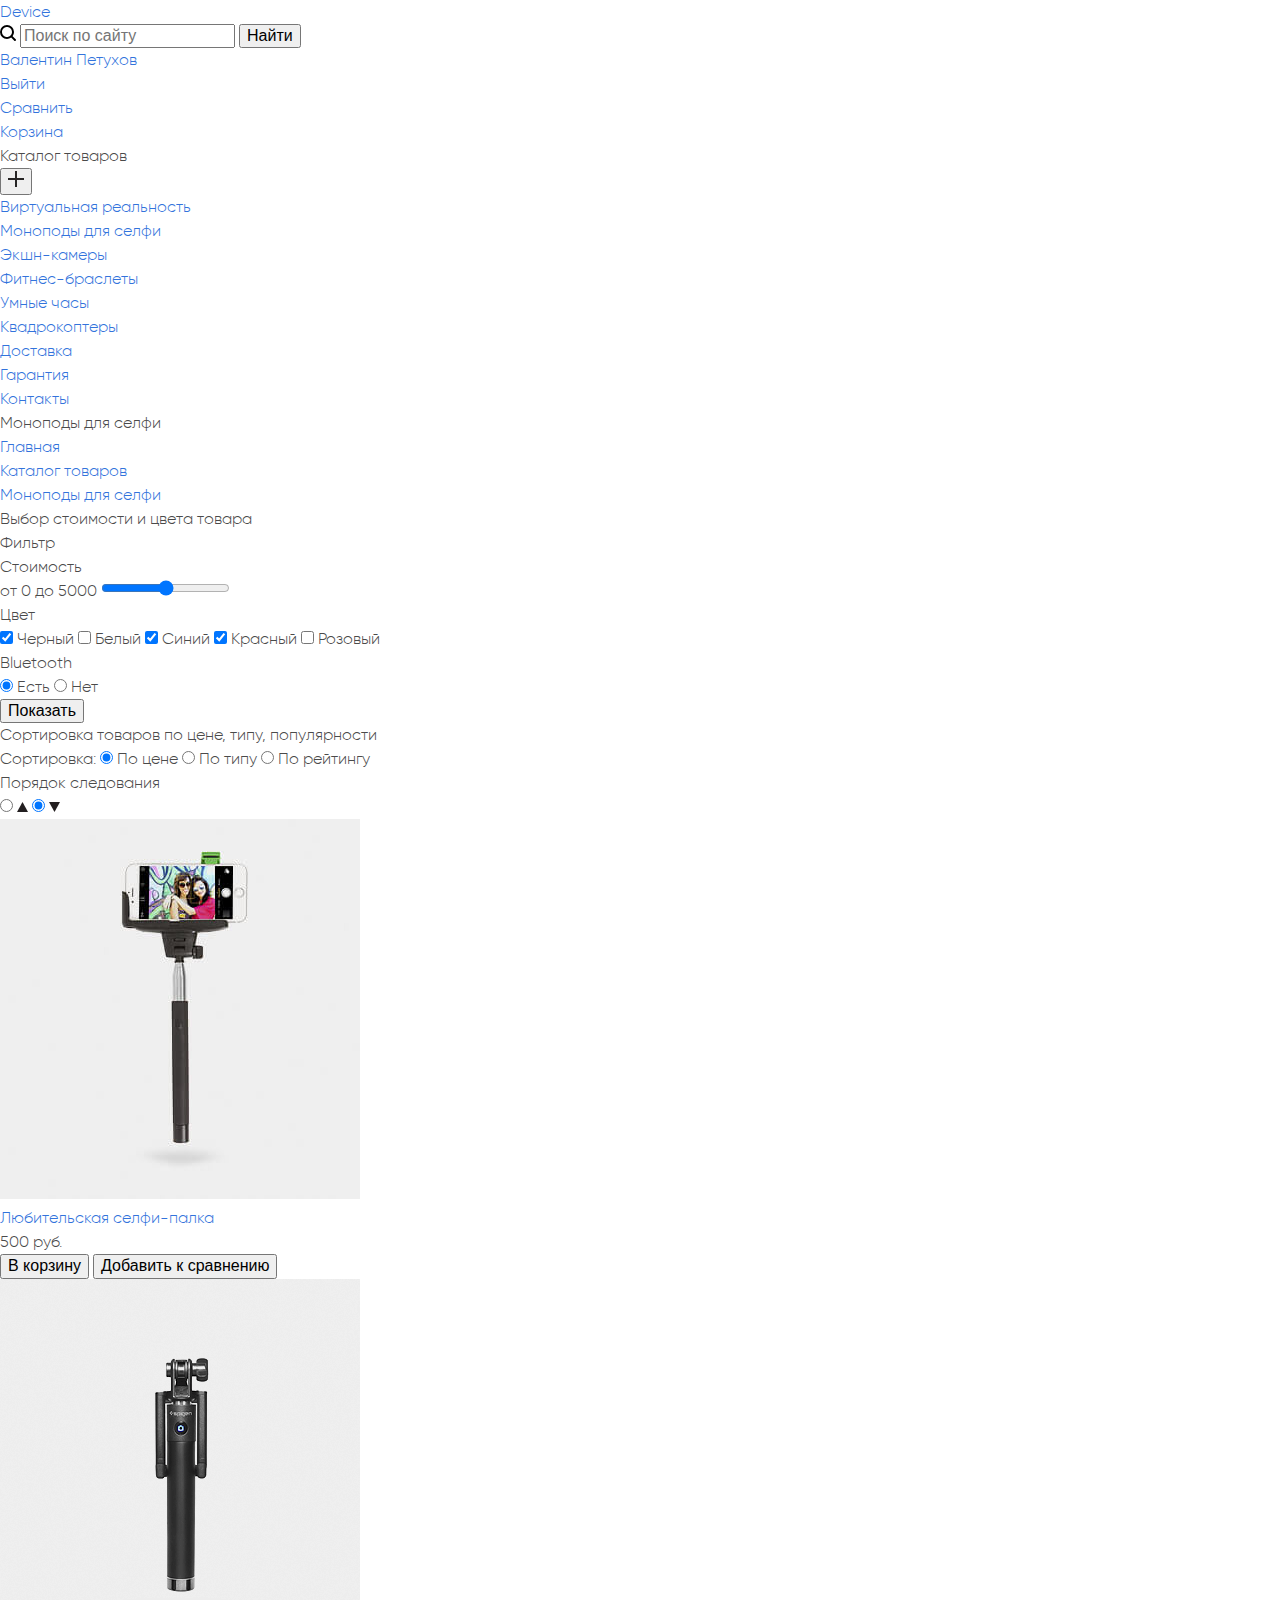
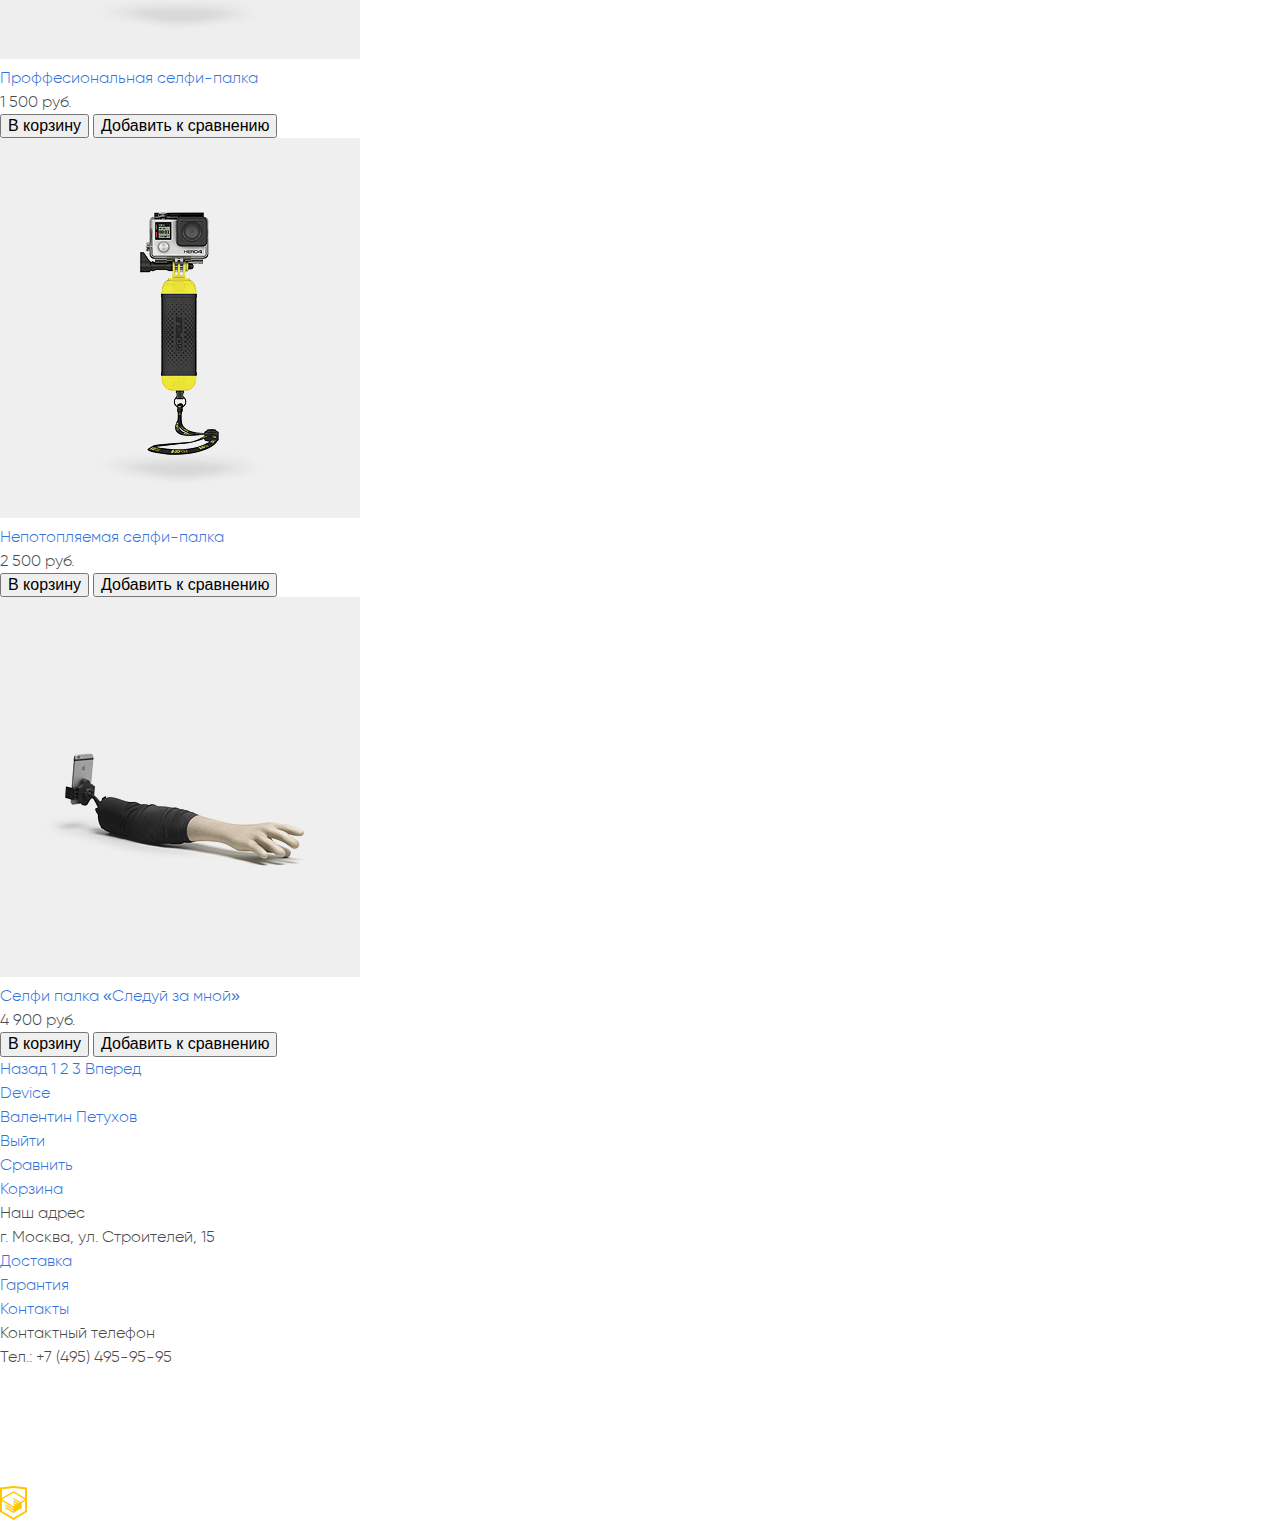
<file: device-catalog.html>
<!DOCTYPE html>
<html lang="ru">
<head>
  <meta charset="UTF-8">
  <meta name="viewport" content="width=device-width, initial-scale=1.0">
  <meta http-equiv="X-UA-Compatible" content="ie=edge">
  <title>Девайс</title>
  <link rel="stylesheet" href="./styles/main.css"/>
</head>
<body>
  <header>
    <a href="#">Device</a>
    <nav>
      <form method="get">
        <img src="icons/search.svg" alt="Поиск по сайту" role="presentation"/>
        <input type="text" placeholder="Поиск по сайту"/>
        <button type="submit">Найти</button>
      </form>
    </nav>
    <ul>
      <li>
        <a href="#">Валентин Петухов</a>
      </li>
      <li>
        <a href="#">Выйти</a>
      </li>
      <li>
        <a href="#">Сравнить</a>
      </li>
      <li>
        <a href="#">Корзина</a>
      </li>
    </ul>
    <nav>
      <ul>
        <li>
          <p>Каталог товаров</p>
          <button type="button">
            <img src="icons/plus.svg" alt="Показать каталог товаров" role="presentation"/>
          </button>
          <ul>
            <li>
              <a href="#">Виртуальная реальность</a>
            </li>
            <li>
              <a href="#">Моноподы для селфи</a>
            </li>
            <li>
              <a href="#">Экшн-камеры</a>
            </li>
            <li>
              <a href="#">Фитнес-браслеты</a>
            </li>
            <li>
              <a href="#">Умные часы</a>
            </li>
            <li>
              <a href="#">Квадрокоптеры</a>
            </li>
          </ul>
        </li>
        <li>
          <a href="#">Доставка</a>
        </li>
        <li>
          <a href="#">Гарантия</a>
        </li>
        <li>
          <a href="#">Контакты</a>
        </li>
      </ul>
    </nav>
  </header>
  <main>
    <h1>Моноподы для селфи</h1>
    <nav>
      <ul>
        <li>
          <a href="#">Главная</a>
        </li>
        <li>
          <a href="#">Каталог товаров</a>
        </li>
        <li>
          <a href="#">Моноподы для селфи</a>
        </li>
      </ul>
    </nav>
    <aside>
      <h2>Выбор стоимости и цвета товара</h2>
      <p>Фильтр</p>
      <form id="filter-goods" method="get">
        <fieldset>
          <legend>Стоимость</legend>
          <span>от 0</span>
          <span>до 5000</span>
          <input type="range" name="range" min="0" max="10000" value="5000">
        </fieldset>
        <fieldset>
          <legend>Цвет</legend>
          <span>
            <input type="checkbox" name="color" value="black" id="filter-goods-color-black" checked/>
            <label for="filter-goods-color-black">Черный</label>
          </span>
          <span>
            <input type="checkbox" name="color" value="white" id="filter-goods-color-white"/>
            <label for="filter-goods-color-white">Белый</label>
          </span>
          <span>
            <input type="checkbox" name="color" value="blue" id="filter-goods-color-blue" checked/>
            <label for="filter-goods-color-blue">Синий</label>
          </span>
          <span>
            <input type="checkbox" name="color" value="red" id="filter-goods-color-red" checked/>
            <label for="filter-goods-color-red">Красный</label>
          </span>
          <span>
            <input type="checkbox" name="color" value="pink" id="filter-goods-color-pink"/>
            <label for="filter-goods-color-pink">Розовый</label>
          </span>
        </fieldset>
        <fieldset>
          <legend>Bluetooth</legend>
          <span>
            <input type="radio" name="bluetooth" value="with-bluetooth" id="filter-goods-with-bluetooth" checked>
            <label for="filter-goods-with-bluetooth">Есть</label>
          </span>
          <span>
            <input type="radio" name="bluetooth" value="without-bluetooth" id="filter-goods-without-bluetooth">
            <label for="filter-goods-without-bluetooth">Нет</label>
          </span>
        </fieldset>
        <button type="submit">Показать</button>
      </form>
    </aside>
    <aside>
      <h2>Сортировка товаров по цене, типу, популярности</h2>
      <fieldset>
        <span>Сортировка:</span>
        <span>
          <input type="radio" name="sort" value="price" form="filter-goods" id="filter-goods-price" checked>
          <label for="filter-goods-price">По цене</label>
        </span>
        <span>
          <input type="radio" name="sort" value="type" form="filter-goods" id="filter-goods-type">
          <label for="filter-goods-type">По типу</label>
        </span>
        <span>
          <input type="radio" name="sort" value="rating" form="filter-goods" id="filter-goods-rating">
          <label for="filter-goods-rating">По рейтингу</label>
        </span>
      </fieldset>
      <fieldset>
        <legend>Порядок следования</legend>
          <label for="filter-goods-order-asc">
            <input type="radio" name="order" value="asc" form="filter-goods" id="filter-goods-order-asc">
            <svg width="11" height="10" viewBox="0 0 11 10">
              <path fill="#231F20" d="M5.5 0L0 10h11z"/>
            </svg>
          </label>
          <label for="filter-goods-order-desc">
            <input type="radio" name="order" value="desc" form="filter-goods" id="filter-goods-order-desc" checked>
            <svg height="10" viewBox="0 0 11 10">
              <path fill="#231F20" d="M5.5 10L0 0h11"/>
            </svg>
          </label>
      </fieldset>
    </aside>
    <section>
      <ul>
        <li>
          <img src="images/item-1.jpg" alt="Любительская селфи-палка"/>
          <p>
            <a href="#">
              <h2>Любительская селфи-палка</h2>
            </a>
            <span>500 руб.</span>
          </p>
          <button type="button">В корзину</button>
          <button type="button">Добавить к сравнению</button>
        </li>
        <li>
          <img src="images/item-2.png" alt="Проффесиональная селфи-палка"/>
          <p>
            <a href="#">
              <h2>Проффесиональная селфи-палка</h2>
            </a>
            <span>1 500 руб.</span>
          </p>
          <button type="button">В корзину</button>
          <button type="button">Добавить к сравнению</button>
        </li>
        <li>
          <img src="images/item-3.png" alt="Непотопляемая селфи-палка"/>
          <p>
            <a href="#">
              <h2>Непотопляемая селфи-палка</h2>
            </a>
            <span>2 500 руб.</span>
          </p>
          <button type="button">В корзину</button>
          <button type="button">Добавить к сравнению</button>
        </li>
        <li>
          <img src="images/item-4.png" alt="Следуй за мной селфи-палка"/>
          <p>
            <a href="#">
              <h2>Селфи палка &laquo;Следуй за мной&raquo;</h2>
            </a>
            <span>4 900 руб.</span>
          </p>
          <button type="button">В корзину</button>
          <button type="button">Добавить к сравнению</button>
        </li>
      </ul>
    </section>

    <nav>
      <a href="#">Назад</a>
      <a href="#">1</a>
      <a href="#">2</a>
      <a href="#">3</a>
      <a href="#">Вперед</a>
    </nav>
  </main>
  <footer>
    <a href="#">Device</a>
    <ul>
      <li>
        <a href="#">Валентин Петухов</a>
      </li>
      <li>
        <a href="#">Выйти</a>
      </li>
      <li>
        <a href="#">Сравнить</a>
      </li>
      <li>
        <a href="#">Корзина</a>
      </li>
    </ul>
    <h3>Наш адрес</h3>
    <p>г. Москва, ул. Строителей, 15</p>
    <ul>
      <li>
        <a href="#">Доставка</a>
      </li>
      <li>
        <a href="#">Гарантия</a>
      </li>
      <li>
        <a href="#">Контакты</a>
      </li>
    </ul>
    <h3>Контактный телефон</h3>
    <p>Тел.: +7 (495) 495-95-95</p>
    <ul>
      <li>
        <a href="#">
          <img src="icons/fb.svg" alt="facebook" role="presentation"/>
        </a>
      </li>
      <li>
        <a href="#">
          <img src="icons/instagram.svg" alt="instagram" role="presentation"/>
        </a>
      </li>
      <li>
        <a href="#">
          <img src="icons/twitter.svg" alt="twitter" role="presentation"/>
        </a>
      </li>
    </ul>
    <img src="icons/logo-html.svg" alt="Логотип HtmlAcademy" role="presentation"/>
  </footer>
</body>
</html>
</file>
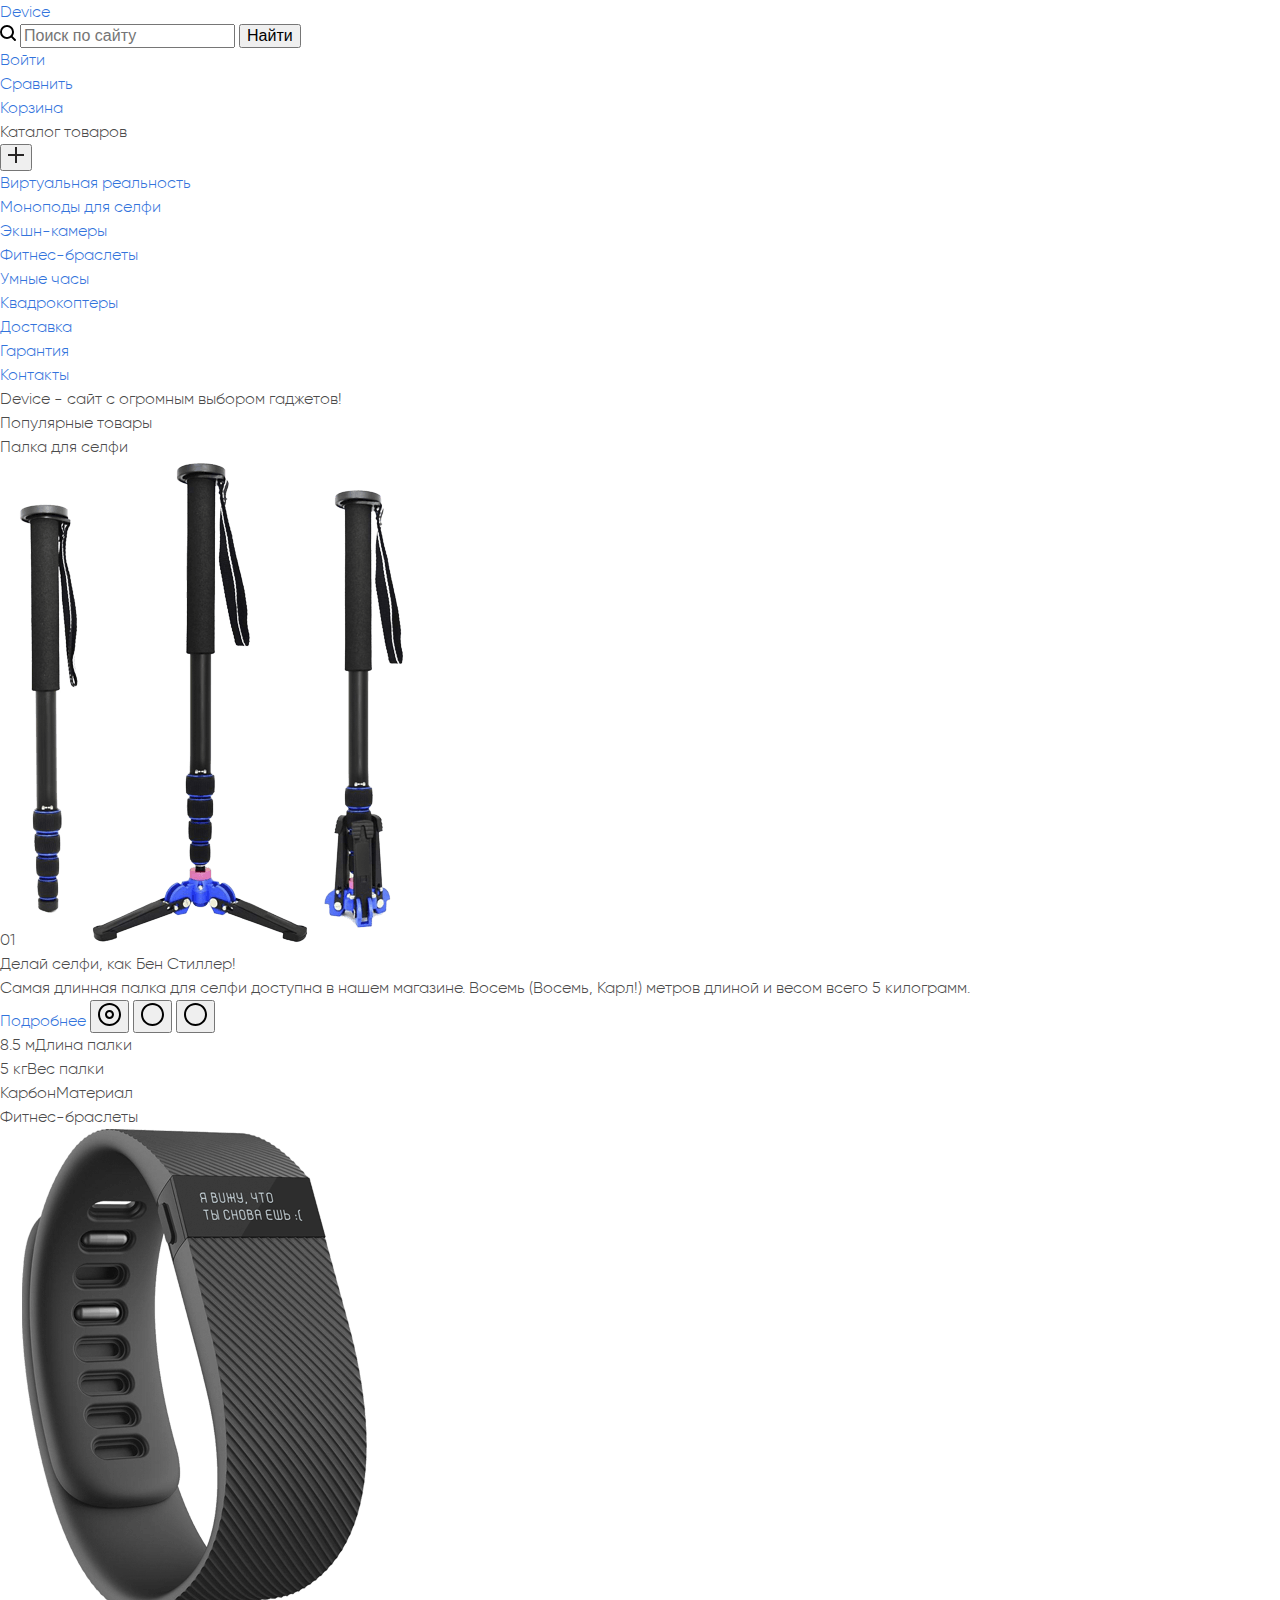
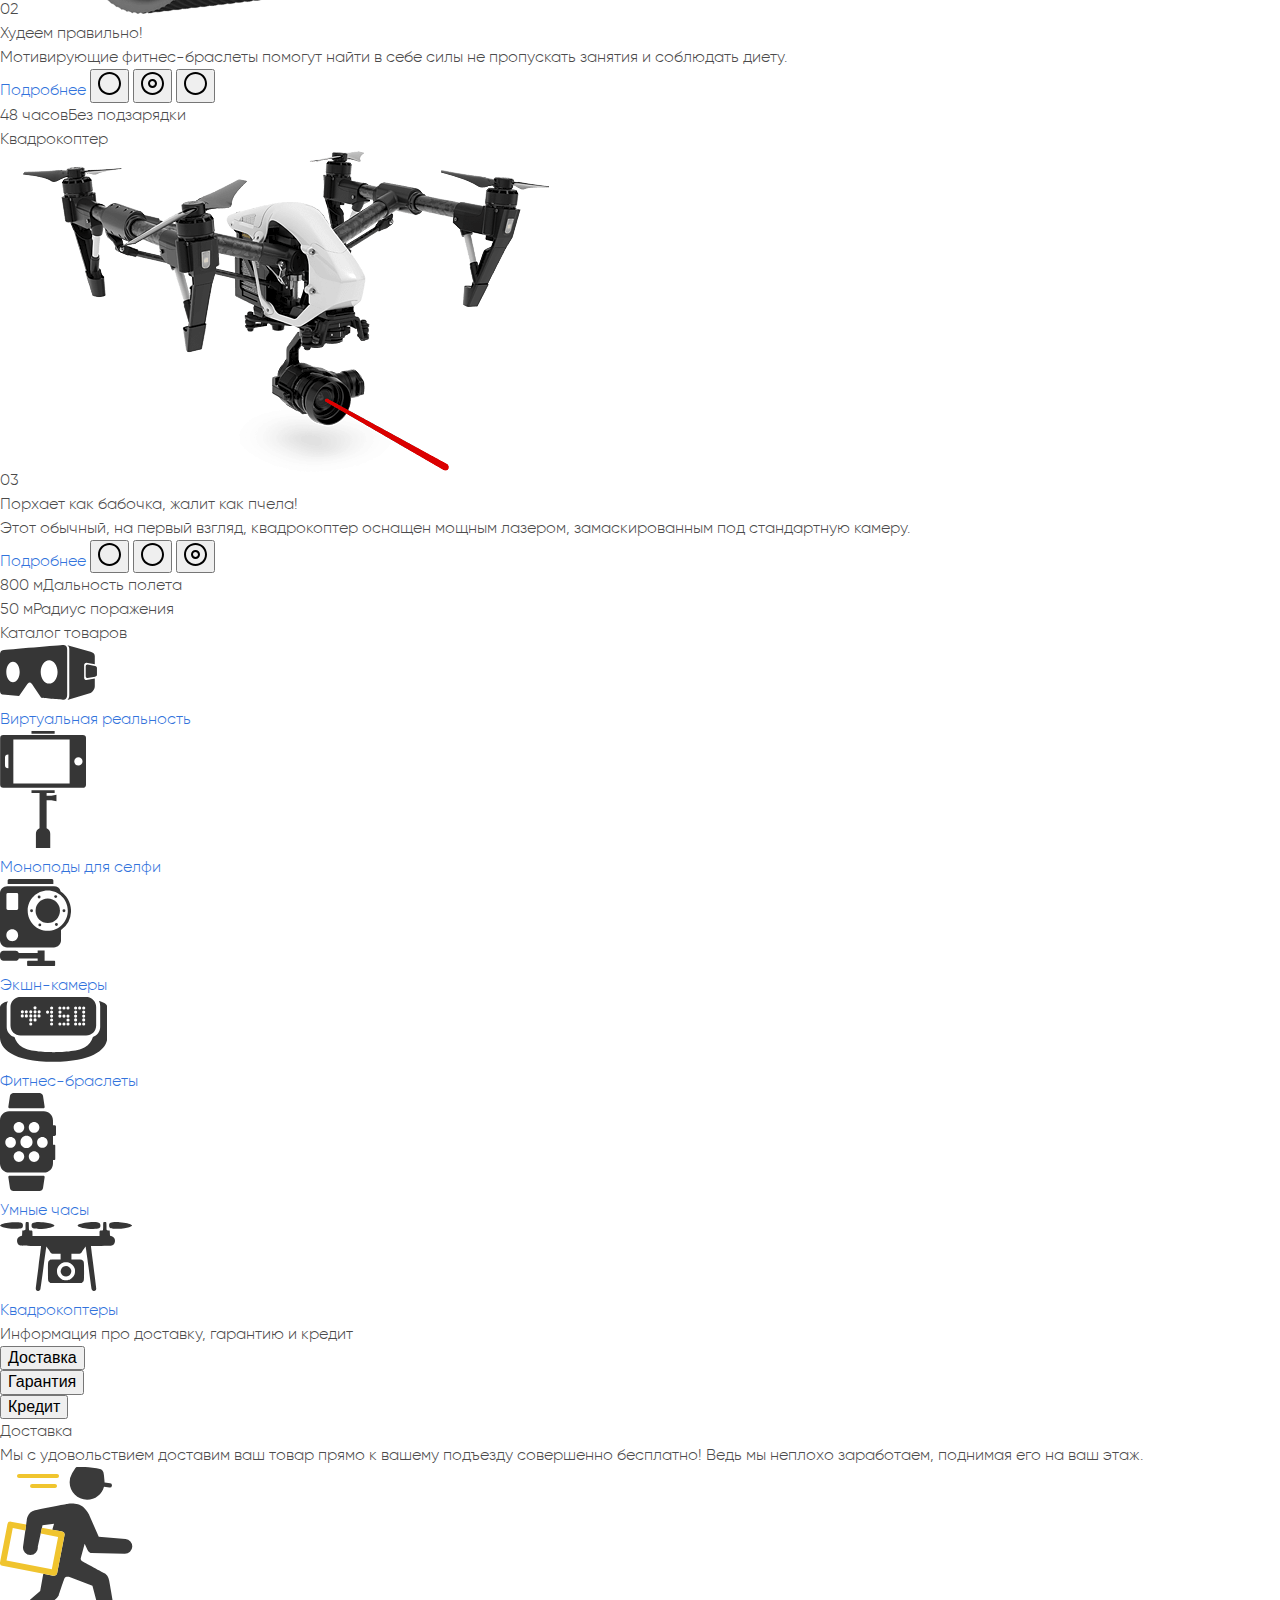
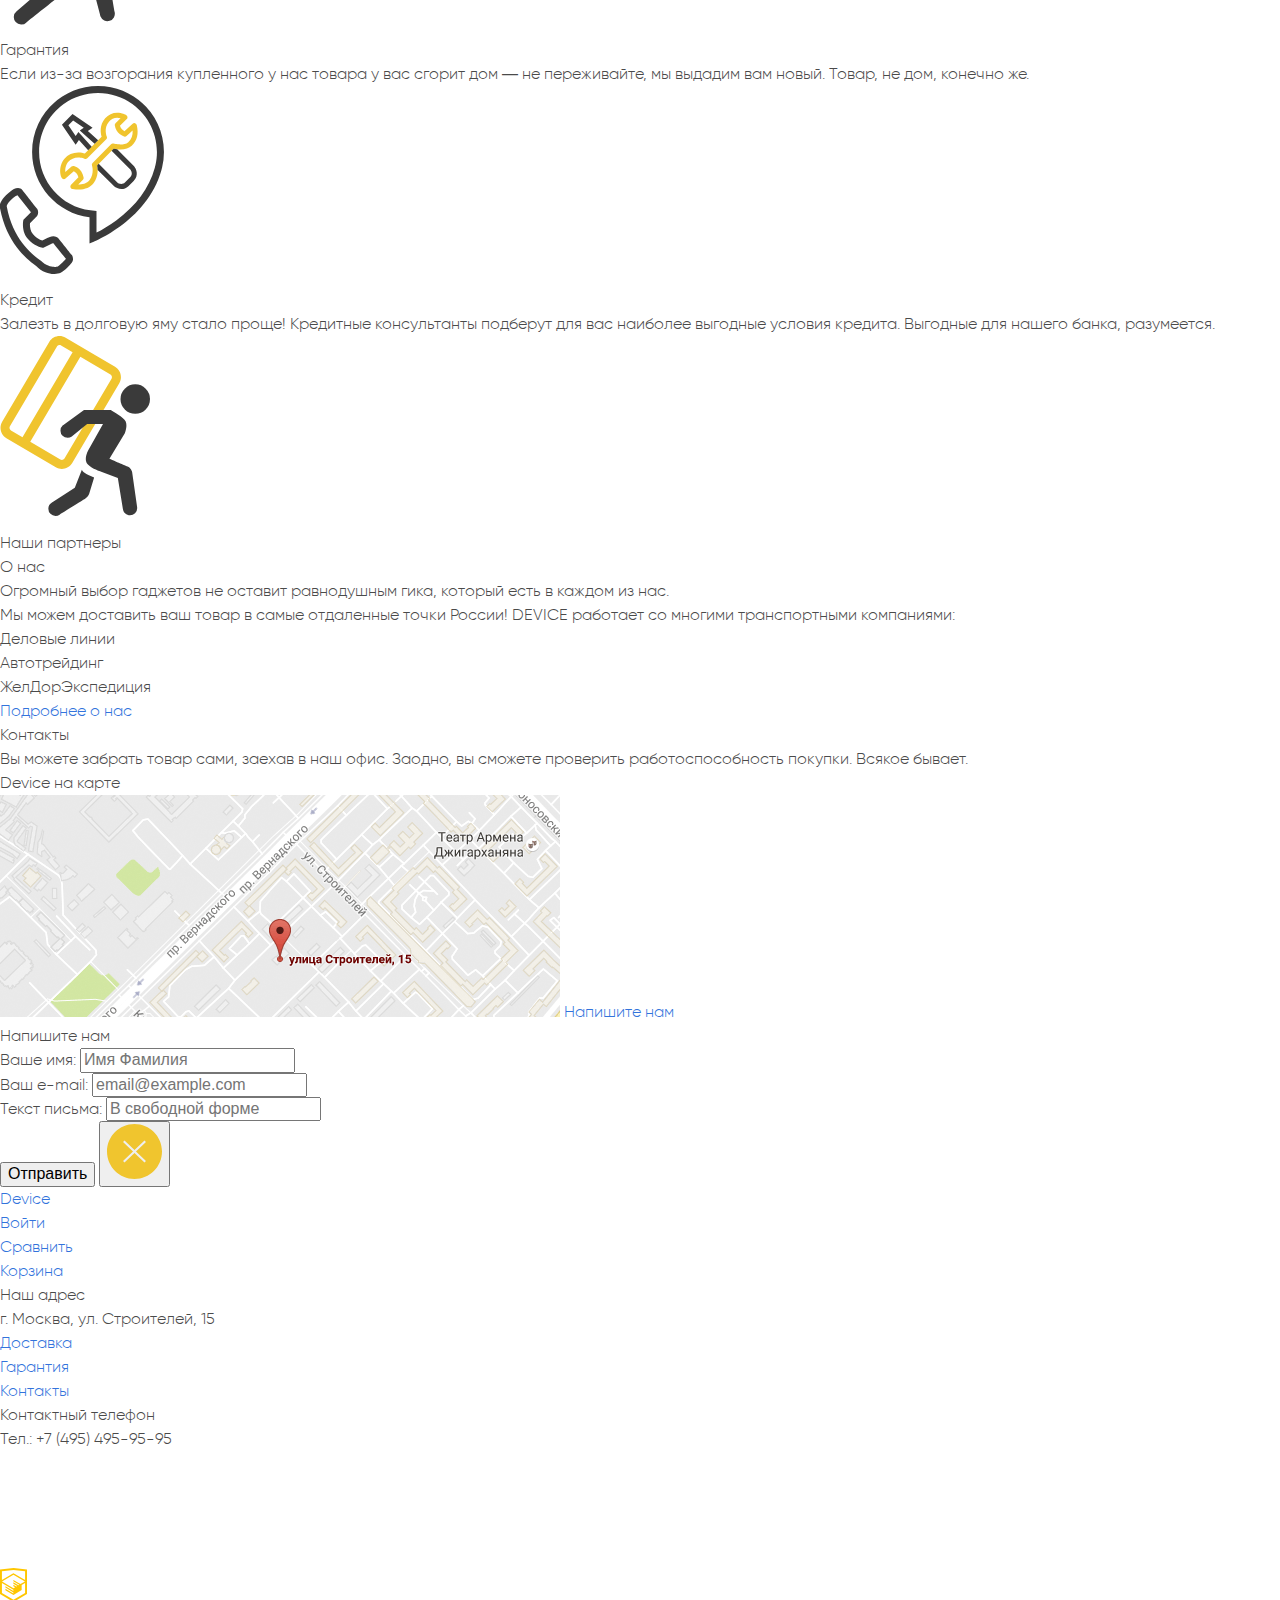
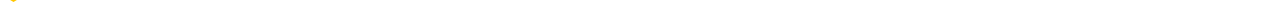
<file: device-index.html>
<!DOCTYPE html>
<html lang="ru">
  <head>
    <meta charset="UTF-8">
    <meta name="viewport" content="width=device-width, initial-scale=1.0">
    <meta http-equiv="X-UA-Compatible" content="ie=edge">
    <title>Девайс</title>
    <link rel="stylesheet" href="./styles/main.css"/>
  </head>
  <body>
    <header>
      <a href="#">Device</a>
      <nav>
        <form method="get">
          <img src="icons/search.svg" alt="Поиск по сайту" role="presentation"/>
          <input type="text" placeholder="Поиск по сайту"/>
          <button type="submit">Найти</button>
        </form>
      </nav>
      <ul>
        <li>
          <a href="#">Войти</a>
        </li>
        <li>
          <a href="#">Сравнить</a>
        </li>
        <li>
          <a href="#">Корзина</a>
        </li>
      </ul>
      <nav>
        <ul>
          <li>
            <p>Каталог товаров</p>
            <button type="button">
              <img src="icons/plus.svg" alt="Показать каталог товаров" role="presentation"/>
            </button>
            <ul>
              <li>
                <a href="#">Виртуальная реальность</a>
              </li>
              <li>
                <a href="#">Моноподы для селфи</a>
              </li>
              <li>
                <a href="#">Экшн-камеры</a>
              </li>
              <li>
                <a href="#">Фитнес-браслеты</a>
              </li>
              <li>
                <a href="#">Умные часы</a>
              </li>
              <li>
                <a href="#">Квадрокоптеры</a>
              </li>
            </ul>
          </li>
          <li>
            <a href="#">Доставка</a>
          </li>
          <li>
            <a href="#">Гарантия</a>
          </li>
          <li>
            <a href="#">Контакты</a>
          </li>
        </ul>
      </nav>
    </header>
    <main>
      <h1>Device - сайт с огромным выбором гаджетов!</h1>
        <section>
          <h2>Популярные товары</h2>

          <h3>Палка для селфи</h3>
          <span>01</span>
          <img src="images/slider-1.png" alt="Палка для селфи"/>
          <p>Делай селфи, как Бен Стиллер!</p>
          <p>Самая длинная палка для селфи доступна в нашем магазине.
            Восемь (Восемь, Карл!) метров длиной и весом всего 5 килограмм.
          </p>
          <a href="#">Подробнее</a>
          <button type="button">
            <img src="icons/slider-button.svg" alt="slider button" role="presentation"/>
          </button>
          <button type="button">
            <img src="icons/slider-button-empty.svg" alt="slider button empty" role="presentation"/>
          </button>
          <button type="button">
            <img src="icons/slider-button-empty.svg" alt="slider button empty" role="presentation"/>
          </button>
          <p><span>8.5 м</span>Длина палки</p>
          <p><span>5 кг</span>Вес палки</p>
          <p><span>Карбон</span>Материал</p>

          <h3>Фитнес-браслеты</h3>
          <span>02</span>
          <img src="images/slider-2.png" alt="Фитнес-браслет"/>
          <p>Худеем правильно!</p>
          <p>Мотивирующие фитнес-браслеты помогут найти в себе силы
            не пропускать занятия и соблюдать диету.
          </p>
          <a href="#">Подробнее</a>
          <button type="button">
            <img src="icons/slider-button-empty.svg" alt="slider button empty" role="presentation"/>
          </button>
          <button type="button">
            <img src="icons/slider-button.svg" alt="slider button" role="presentation"/>
          </button>
          <button type="button">
            <img src="icons/slider-button-empty.svg" alt="slider button empty" role="presentation"/>
          </button>
          <p><span>48 часов</span>Без подзарядки</p>

          <h3>Квадрокоптер</h3>
          <span>03</span>
          <img src="images/slider-3.png" alt="Квадрокоптер"/>
          <p>Порхает как бабочка, жалит как пчела!</p>
          <p>Этот обычный, на первый взгляд, квадрокоптер оснащен
            мощным лазером, замаскированным под стандартную камеру.
          </p>
          <a href="#">Подробнее</a>
          <button type="button">
            <img src="icons/slider-button-empty.svg" alt="slider button empty" role="presentation"/>
          </button>
          <button type="button">
            <img src="icons/slider-button-empty.svg" alt="slider button empty" role="presentation"/>
          </button>
          <button type="button">
            <img src="icons/slider-button.svg" alt="slider button" role="presentation"/>
          </button>
          <p><span>800 м</span>Дальность полета</p>
          <p><span>50 м</span>Радиус поражения</p>
        </section>

        <section>
          <h2>Каталог товаров</h2>
          <ul>
            <li>
              <a href="#">
                <svg width="97" height="55" viewBox="0 0 97 55">
                  <g fill="#363636">
                    <path d="M84.131 32.639V20.003c0-1.309 1.045-2.37 2.335-2.37l8.326 1.581V11.02c0-2.355-1.708-3.431-4.202-4.265L67.403.175c1.616 1.391 1.889 2.04 1.889 4.396V49.78c0 2.356-.45 4.066-1.967 5.21l23.265-7.065c2.401-.833 4.202-4.216 4.202-6.572V33.44l-8.326 1.567c-1.29.002-2.335-1.06-2.335-2.368z"/><path d="M95.129 20.979l-7.598-1.444c-1.008 0-1.824.829-1.824 1.851v9.868c0 1.023.816 1.852 1.824 1.852l7.598-1.431c1.154-.419 1.824-.829 1.824-1.852V22.83c0-1.022-.766-1.507-1.824-1.851zM67.17 4.483c0-5.08-4.232-4.459-4.232-4.459S5.832 4.738 2.838 5.145.001 9.532.001 9.532L0 45.812c0 3.743 2.599 3.753 2.599 3.753l16.477 1.403L27.212 39.3s1.109-1.828 2.505-1.828c1.397 0 2.432 1.861 2.432 1.861l9.061 13.521s18.895 1.909 22.521 1.909c3.626-.001 3.439-5.024 3.439-5.024V4.483zM12.982 37.192c-3.698 0-6.696-4.601-6.696-10.275s2.998-10.275 6.696-10.275c3.698 0 6.696 4.601 6.696 10.275s-2.998 10.275-6.696 10.275zm36.158 1.426c-4.662 0-8.441-5.239-8.441-11.701 0-6.463 3.78-11.702 8.441-11.702 4.662 0 8.442 5.239 8.442 11.702 0 6.462-3.78 11.701-8.442 11.701z"/>
                  </g>
                </svg>
                <h3>Виртуальная реальность</h3>
              </a>
            </li>
            <li>
              <a href="#">
                <svg width="86" height="117" viewBox="0 0 86 117">
                  <g fill="#363636">
                    <path d="M82.821 4.011H3.33A3.188 3.188 0 0 0 .142 7.199v46.413a3.187 3.187 0 0 0 3.188 3.189h79.492a3.188 3.188 0 0 0 3.189-3.189V7.199a3.189 3.189 0 0 0-3.19-3.188zM8.392 37.236h-.226a3.19 3.19 0 0 1-3.189-3.189v-7.283a3.188 3.188 0 0 1 3.189-3.188h.226v13.66zm61.231 15.172H13.341V8.402h56.282v44.006zM78.4 34.552c-2.289 0-4.146-1.855-4.146-4.147s1.856-4.147 4.146-4.147a4.146 4.146 0 1 1 0 8.294zM31.497 0h23.157v2.758H31.497zM46.608 64.861v-2.973h8.046V59.13H31.498v2.758h8.045v35.246a6.068 6.068 0 0 0-3.635 5.559V117h14.335v-14.307a6.062 6.062 0 0 0-3.636-5.557v-27.99h4.796l5.051 1.213v-6.711l-5.051 1.213h-4.795z"/>
                  </g>
                </svg>
                <h3>Моноподы для селфи</h3>
              </a>
            </li>
            <li>
              <a href="#">
                <svg width="71" height="87" viewBox="0 0 71 87">
                  <g fill="#363636">
                    <path d="M53.349 1.49c0-.736-.578-1.49-1.311-1.49H9.053C8.32 0 7.672.754 7.672 1.49v3.522h45.676V1.49zM54.202 81.809h-9.597V71.426h-6.958v2.507H18.774c-.537-1.254-1.757-2.148-3.181-2.148H3.559C1.642 71.784 0 73.387 0 75.311v3.018c0 1.924 1.642 3.48 3.559 3.48h12.035c1.511 0 2.792-.896 3.269-2.326h18.785v2.326H28.13c-.533 0-1.01.437-1.01.972v3.172c0 .535.478 1.048 1.01 1.048h26.072c.533 0 .93-.513.93-1.048V82.78c0-.535-.397-.971-.93-.971zM60.666 12.39a7.037 7.037 0 0 0-6.771-5.05H7.148C3.25 7.34 0 10.449 0 14.361v46.9c0 3.912 3.25 7.121 7.148 7.121h46.747c3.898 0 7.126-3.209 7.126-7.121V50.915a23.228 23.228 0 0 0 10.001-19.164c-.001-8.079-4.132-15.181-10.356-19.361zM12.238 62.151c-3.259 0-5.901-2.65-5.901-5.921 0-3.27 2.642-5.922 5.901-5.922s5.902 2.652 5.902 5.922c0 3.271-2.643 5.921-5.902 5.921zm5.961-32.605a1.42 1.42 0 0 1-1.418 1.422h-8.94a1.42 1.42 0 0 1-1.418-1.422v-14.16a1.42 1.42 0 0 1 1.418-1.423h8.939a1.42 1.42 0 0 1 1.418 1.423v14.16zm29.563 22.312c-11.076 0-20.057-9.01-20.057-20.123s8.98-20.124 20.057-20.124c11.077 0 20.058 9.01 20.058 20.124s-8.981 20.123-20.058 20.123z"/><ellipse cx="47.762" cy="31.735" rx="12.188" ry="12.229"/><circle cx="31.562" cy="31.736" r="1.435"/><circle cx="63.963" cy="31.736" r="1.435"/><circle cx="39.109" cy="17.994" r="1.435"/><ellipse cx="56.415" cy="45.476" rx="1.43" ry="1.436"/><circle cx="55.697" cy="17.565" r="1.435"/><circle cx="39.828" cy="45.906" r="1.435"/>
                  </g>
                </svg>
                <h3>Экшн-камеры</h3>
              </a>
            </li>
            <li>
              <a href="#">
                <svg width="107" height="65" viewBox="0 0 107 65">
                  <g fill="#363636">
                    <path d="M98.967 4.074c.752 1.441 1.209 3.08 1.209 4.818v21.102c0 4.616-3.092 8.527-7.246 9.9-1.325 3.987-3.778 7.854-8.051 10.432-8.676 5.231-31.124 4.837-31.198 4.837-.078 0-22.513.395-31.189-4.837-4.216-2.545-6.708-6.347-8.042-10.279-4.418-1.209-7.756-5.251-7.756-10.053V8.893c0-1.688.427-3.282 1.139-4.693C4.17 5.109 0 6.918 0 10.434v29.983C0 50.668 11.839 64.85 53.657 64.85c41.82 0 53.657-14.182 53.657-24.433V10.434c-.001-3.684-4.576-5.494-8.347-6.36z"/><path d="M20.561 38.459h65.523c5.564 0 10.074-4.513 10.074-10.077V9.935c0-5.563-4.51-10.075-10.074-10.075H20.561c-5.564 0-10.075 4.511-10.075 10.075v18.447c0 5.564 4.511 10.077 10.075 10.077zM83.695 9.468a1.57 1.57 0 1 1 0 3.139 1.57 1.57 0 0 1 0-3.139zm0 4.039a1.569 1.569 0 1 1 0 3.138 1.569 1.569 0 0 1 0-3.138zm0 4.039a1.568 1.568 0 1 1 .001 3.137 1.568 1.568 0 0 1-.001-3.137zm0 3.827a1.57 1.57 0 1 1-.001 3.14 1.57 1.57 0 0 1 .001-3.14zm0 4.039a1.568 1.568 0 1 1 .001 3.137 1.568 1.568 0 0 1-.001-3.137zM79.656 9.468c.867 0 1.568.703 1.568 1.57a1.568 1.568 0 1 1-3.136 0c0-.868.703-1.57 1.568-1.57zm0 15.944a1.568 1.568 0 1 1 0 3.135 1.568 1.568 0 0 1 0-3.135zM75.619 9.468a1.57 1.57 0 1 1-.003 3.14 1.57 1.57 0 0 1 .003-3.14zm0 4.039a1.57 1.57 0 1 1-.003 3.139 1.57 1.57 0 0 1 .003-3.139zm0 4.039a1.569 1.569 0 1 1-.002 3.138 1.569 1.569 0 0 1 .002-3.138zm0 3.827a1.568 1.568 0 1 1 0 3.138 1.568 1.568 0 0 1 0-3.138zm0 4.039a1.569 1.569 0 1 1-.002 3.138 1.569 1.569 0 0 1 .002-3.138zM67.965 9.468c.867 0 1.568.703 1.568 1.57a1.568 1.568 0 1 1-3.136 0 1.568 1.568 0 0 1 1.568-1.57zm0 8.078a1.568 1.568 0 1 1-1.568 1.569 1.568 1.568 0 0 1 1.568-1.569zm0 3.881a1.569 1.569 0 1 1-.002 3.136 1.569 1.569 0 0 1 .002-3.136zm0 3.985a1.568 1.568 0 1 1 0 3.135 1.568 1.568 0 0 1 0-3.135zM63.926 9.468a1.57 1.57 0 1 1 0 3.14 1.57 1.57 0 0 1 0-3.14zm0 8.078a1.57 1.57 0 1 1 .001 3.139 1.57 1.57 0 0 1-.001-3.139zm0 7.866a1.57 1.57 0 1 1 .001 3.139 1.57 1.57 0 0 1-.001-3.139zM59.888 9.468a1.57 1.57 0 0 1 0 3.139 1.568 1.568 0 0 1-1.568-1.569 1.567 1.567 0 0 1 1.568-1.57zm0 4.039a1.57 1.57 0 1 1-.001 3.135 1.57 1.57 0 0 1 .001-3.135zm0 4.039a1.57 1.57 0 1 1-.001 3.14 1.57 1.57 0 0 1 .001-3.14zm0 7.866a1.57 1.57 0 0 1 0 3.137 1.569 1.569 0 0 1 0-3.137zm-8.29-15.944a1.57 1.57 0 1 1 0 3.139 1.57 1.57 0 0 1 0-3.139zm0 4.039a1.569 1.569 0 1 1 0 3.138 1.569 1.569 0 0 1 0-3.138zm0 4.039a1.568 1.568 0 1 1 .001 3.137 1.568 1.568 0 0 1-.001-3.137zm0 3.881a1.568 1.568 0 1 1 0 3.137 1.569 1.569 0 0 1 0-3.137zm0 3.985a1.568 1.568 0 1 1 .001 3.137 1.568 1.568 0 0 1-.001-3.137zm-4.039-11.905a1.568 1.568 0 1 1 0 3.136 1.568 1.568 0 0 1 0-3.136zm-8.502-.212a1.57 1.57 0 1 1-.001 3.135 1.57 1.57 0 0 1 .001-3.135zm0 4.038a1.57 1.57 0 1 1-.003 3.141 1.57 1.57 0 0 1 .003-3.141zm-4.039-8.078a1.57 1.57 0 1 1-.003 3.14 1.57 1.57 0 0 1 .003-3.14zm0 4.04a1.57 1.57 0 1 1-.003 3.139 1.57 1.57 0 0 1 .003-3.139zm0 4.038a1.57 1.57 0 1 1-.003 3.14 1.57 1.57 0 0 1 .003-3.14zm0 4.04a1.569 1.569 0 1 1-.001 3.137 1.569 1.569 0 0 1 .001-3.137zm-4.254-8.078a1.569 1.569 0 1 1 0 3.138 1.569 1.569 0 0 1 0-3.138zm0 4.038a1.57 1.57 0 1 1 0 3.139 1.57 1.57 0 0 1 0-3.139zm0 4.04a1.57 1.57 0 1 1-.001 3.14 1.57 1.57 0 0 1 .001-3.14zm0 4.039a1.568 1.568 0 1 1 .001 3.137 1.568 1.568 0 0 1-.001-3.137zM26.3 9.255a1.57 1.57 0 1 1 0 0zm0 4.04a1.57 1.57 0 0 1 1.571 1.568 1.57 1.57 0 0 1-3.14 0 1.57 1.57 0 0 1 1.569-1.568zm0 4.038a1.571 1.571 0 1 1 0 3.14 1.571 1.571 0 0 1 0-3.14zm0 4.04a1.57 1.57 0 1 1 0 0zm-4.037-8.078a1.57 1.57 0 1 1-.001 3.135 1.57 1.57 0 0 1 .001-3.135zm0 4.038a1.57 1.57 0 0 1 0 3.14 1.57 1.57 0 0 1 0-3.14z"/>
                  </g>
                </svg>
                <h3>Фитнес-браслеты</h3>
              </a>
            </li>
            <li>
              <a href="#">
                <svg width="56" height="98" viewBox="0 0 56 98">
                  <g fill="#363636">
                    <path d="M54.494 32.197h-1.515v-4.64c0-5.052-4.087-9.186-9.082-9.186H9.082C4.086 18.372 0 22.505 0 27.557v42.868c0 5.052 4.087 9.185 9.083 9.185h34.815c4.995 0 9.082-4.133 9.082-9.185V67.01h1.515a.764.764 0 0 0 .757-.764V52.467a.765.765 0 0 0-.757-.766H52.98v-8.788h1.515c.832 0 1.514-.688 1.514-1.531v-7.654a1.529 1.529 0 0 0-1.515-1.531zm-20.412-3.109c2.926 0 5.299 2.398 5.299 5.358s-2.373 5.358-5.299 5.358-5.298-2.398-5.298-5.358 2.372-5.358 5.298-5.358zm-15.137 0c2.925 0 5.298 2.398 5.298 5.358s-2.373 5.358-5.298 5.358c-2.926 0-5.298-2.398-5.298-5.358s2.372-5.358 5.298-5.358zM5.297 49.397c0-2.959 2.371-5.358 5.298-5.358 2.926 0 5.298 2.399 5.298 5.358 0 2.959-2.373 5.358-5.298 5.358-2.927.001-5.298-2.399-5.298-5.358zm13.648 19.497c-2.926 0-5.298-2.398-5.298-5.358s2.372-5.358 5.298-5.358c2.925 0 5.298 2.398 5.298 5.358s-2.373 5.358-5.298 5.358zm1.49-19.903c0-3.382 2.711-6.124 6.055-6.124s6.055 2.742 6.055 6.124-2.711 6.124-6.055 6.124c-3.344-.001-6.055-2.742-6.055-6.124zm13.647 19.903c-2.926 0-5.298-2.398-5.298-5.358s2.372-5.358 5.298-5.358 5.299 2.398 5.299 5.358-2.373 5.358-5.299 5.358zm8.302-14.138c-2.927 0-5.298-2.399-5.298-5.358 0-2.959 2.371-5.358 5.298-5.358 2.926 0 5.298 2.399 5.298 5.358 0 2.958-2.372 5.358-5.298 5.358zM9.646 15.31h33.687c.843 0 1.432-.681 1.306-1.514L43.023 3.028l-.002-.002C42.771 1.362 41.189 0 39.506 0H13.474c-1.686 0-3.268 1.362-3.517 3.028L8.342 13.795c-.125.833.461 1.515 1.304 1.515zM43.333 82.671H9.646c-.843 0-1.429.683-1.304 1.516l1.615 10.767c.25 1.666 1.832 3.028 3.516 3.028h26.032c1.684 0 3.266-1.362 3.517-3.026v-.002l1.615-10.767c.128-.833-.461-1.516-1.304-1.516z"/>
                  </g>
                </svg>
                <h3>Умные часы</h3>
              </a>
            </li>
            <li>
              <a href="#">
                <svg width="132" height="69" viewBox="0 0 132 69">
                  <g fill="#363636">
                    <path d="M12.052.258C6.507.745 1.838 1.85.575 2.93c-.722.616-.722.616-.232 1.156.644.72 3.713 1.645 7.247 2.237 3.998.668 12.51.693 13.724.051 1.211-.668 1.624-1.414 1.624-2.981 0-1.619-.62-2.416-2.218-2.853C19.274.154 14.94 0 12.052.258zM25.774.488c-.129.283-.258 2.108-.258 4.112 0 4.061.155 3.778-2.192 3.933l-1.03.077-.13 2.545-.129 2.544-1.186.283c-2.58.668-4 2.595-3.792 5.294.128 1.927 1.03 3.341 2.579 4.087 1.109.513 1.47.538 11.246.538 5.545 0 10.137.079 10.188.18.051.13-1.11 9.408-2.58 20.64-1.444 11.23-2.682 20.997-2.708 21.666-.051 1.617.826 2.62 2.348 2.62 1.237 0 2.012-.64 2.321-1.9.13-.514 1.496-10.334 3.018-21.822 1.522-11.463 2.863-20.869 2.94-20.869.104 0 1.084 1.413 2.193 3.136 2.94 4.626 2.399 4.317 7.635 4.317h4.359v5.63l-5.133.077c-4.72.077-5.21.127-5.881.615-1.573 1.157-1.625 1.415-1.625 10.977 0 9.534.026 9.792 1.522 11.05l.851.695H81.695l.851-.696c1.496-1.257 1.52-1.515 1.52-11.05 0-9.56-.05-9.819-1.622-10.976-.671-.488-1.161-.538-5.882-.615l-5.132-.077v-5.63h4.36c5.234 0 4.693.309 7.633-4.317 1.11-1.723 2.09-3.136 2.194-3.136.076 0 1.418 9.406 2.94 20.869 1.522 11.488 2.889 21.308 3.018 21.821.31 1.26 1.082 1.902 2.321 1.902 1.521 0 2.4-1.004 2.347-2.621-.026-.67-1.264-10.436-2.71-21.666-1.468-11.232-2.63-20.51-2.577-20.64.05-.101 4.641-.18 10.19-.18 9.774 0 10.135-.025 11.243-.538 1.548-.746 2.45-2.16 2.58-4.087.206-2.699-1.212-4.626-3.792-5.294l-1.187-.283-.127-2.544-.13-2.545-1.031-.077c-2.347-.155-2.194.128-2.194-3.933 0-2.004-.128-3.829-.257-4.112-.206-.36-.543-.488-1.367-.488-.619 0-1.238.128-1.42.309-.206.205-.31 1.465-.31 3.932 0 2.467-.102 3.727-.309 3.932-.18.18-.901.308-1.65.308-1.625 0-1.65.052-1.65 3.11v2.287H32.48v-2.287c0-3.058-.024-3.11-1.65-3.11-.748 0-1.47-.129-1.65-.308-.207-.205-.31-1.465-.31-3.932 0-2.467-.103-3.727-.31-3.932-.18-.18-.8-.309-1.418-.309-.825 0-1.16.128-1.368.488zm42.843 40.12c2.889.899 5.392 3.393 6.166 6.168.439 1.543.31 4.216-.284 5.784-.696 1.875-2.685 4.01-4.565 4.935-1.29.642-1.754.719-3.921.719s-2.631-.077-3.92-.719c-1.885-.926-3.87-3.06-4.567-4.935-.592-1.568-.722-4.24-.283-5.784.748-2.723 3.25-5.27 6.061-6.168 2.012-.642 3.3-.642 5.313 0z"/><path d="M63.794 44.438c-2.037.925-3.507 3.649-3.069 5.73.774 3.677 4.823 5.553 7.996 3.702 1.985-1.158 2.99-3.547 2.45-5.783-.568-2.39-2.734-4.138-5.158-4.138-.646 0-1.626.232-2.22.489zM36.092.154c-3.92.668-4.513 1.131-4.513 3.444 0 1.825.463 2.416 2.268 2.956 1.55.462 7.172.514 10.5.128 6.86-.822 11.321-2.544 9.698-3.752-1.265-.9-4.902-1.876-9.054-2.39-2.475-.308-7.996-.54-8.9-.386zM89.484.258C83.165.848 77.62 2.339 77.62 3.444c0 1.722 7.84 3.47 15.63 3.495 5.804 0 7.196-.642 7.196-3.34 0-1.825-.619-2.622-2.373-3.085C96.423.103 92.398 0 89.484.258zM112.776.283c-1.78.231-3.018.77-3.43 1.491-.387.77-.31 2.904.154 3.572.928 1.31 1.652 1.465 7.068 1.465 3.661 0 5.802-.129 7.867-.488 3.534-.592 6.603-1.517 7.248-2.237.49-.54.49-.54-.233-1.156-1.34-1.13-5.958-2.185-11.916-2.672-3.481-.283-4.488-.283-6.758.025z"/>
                  </g>
                </svg>
                <h3>Квадрокоптеры</h3>
              </a>
            </li>
          </ul>
        </section>
        <section>
          <h2>Информация про доставку, гарантию и кредит</h2>
          <ul>
            <li>
              <button type="button">Доставка</button>
            </li>
            <li>
              <button type="button">Гарантия</button>
            </li>
            <li>
              <button type="button">Кредит</button>
            </li>
          </ul>

          <h3>Доставка</h3>
          <p>Мы с удовольствием доставим ваш товар прямо к вашему подъезду совершенно бесплатно!
            Ведь мы неплохо заработаем, поднимая его на ваш этаж.
          </p>
          <img src="icons/delivery.svg" alt="Доставка" role="presentation"/>

          <h3>Гарантия</h3>
          <p>Если из-за возгорания купленного у нас товара у вас сгорит дом — не переживайте, мы выдадим вам новый.
            Товар, не дом, конечно же.
          </p>
          <img src="icons/warranty.svg" alt="Гарантия" role="presentation"/>

          <h3>Кредит</h3>
          <p>Залезть в долговую яму стало проще! Кредитные консультанты подберут для вас наиболее выгодные
            условия кредита. Выгодные для нашего банка, разумеется.
          </p>
          <img src="icons/credit.svg" alt="Кредит" role="presentation"/>

        </section>
        <section>
          <h2>Наши партнеры</h2>
          <ul>
            <li>
              <span aria-label="Dji"></span>
            </li>
            <li>
              <span aria-label="SP Gadgets"></span>
            </li>
            <li>
              <span aria-label="GoPro"></span>
            </li>
            <li>
              <span aria-label="Vive"></span>
            </li>
          </ul>
        </section>
      <section>
        <h2>О нас</h2>
        <p>Огромный выбор гаджетов не оставит равнодушным гика, который есть в каждом из нас.</p>
        <p>Мы можем доставить ваш товар в самые отдаленные точки России! DEVICE работает со многими
          транспортными компаниями:
        </p>
        <ul>
          <li>
            <p>Деловые линии</p>
          </li>
          <li>
            <p>Автотрейдинг</p>
          </li>
          <li>
            <p>ЖелДорЭкспедиция</p>
          </li>
        </ul>
        <a href="#">Подробнее о нас</a>
      </section>
      <section>
        <h2>Контакты</h2>
        <p>Вы можете забрать товар сами, заехав в наш офис. Заодно,
          вы сможете проверить работоспособность покупки. Всякое бывает.
        </p>
        <h3>Device на карте</h3>
        <img src="images/map.png" alt="Наш офис на карте">
        <a href="#">Напишите нам</a>
        <h3>Напишите нам</h3>
        <form name="write-us" method="post">
          <p>
            <label for="write-us-your-name">Ваше имя:</label>
            <input id="write-us-your-name" type="text"  placeholder="Имя Фамилия" />
          </p>
          <p>
            <label for="write-us-your-email">Ваш e-mail:</label>
            <input id="write-us-your-email" type="text"  placeholder="email@example.com" />
          </p>
          <p>
            <label for="write-us-letter">Текст письма:</label>
            <input id="write-us-letter" type="text"  placeholder="В свободной форме" />
          </p>
          <button type="submit">Отправить</button>
          <button type="button">
            <svg width="55" height="55" viewBox="0 0 55 55">
              <path fill="#F0C52E" d="M27.5 0C12.312 0 0 12.312 0 27.5S12.312 55 27.5 55 55 42.688 55 27.5 42.688 0 27.5 0zm11.476 37.072l-1.486 1.426-9.99-9.574-9.987 9.574-1.488-1.426 9.988-9.573-9.987-9.573 1.487-1.425 9.987 9.573 9.988-9.573 1.487 1.425-9.989 9.574 9.99 9.572z"/>
            </svg>
          </button>
        </form>
      </section>
    </main>
    <footer>
      <a href="#">Device</a>
      <ul>
        <li>
          <a href="#">Войти</a>
        </li>
        <li>
          <a href="#">Сравнить</a>
        </li>
        <li>
          <a href="#">Корзина</a>
        </li>
      </ul>
      <h3>Наш адрес</h3>
      <p>г. Москва, ул. Строителей, 15</p>
      <ul>
        <li>
          <a href="#">Доставка</a>
        </li>
        <li>
          <a href="#">Гарантия</a>
        </li>
        <li>
          <a href="#">Контакты</a>
        </li>
      </ul>
      <h3>Контактный телефон</h3>
      <p>Тел.: +7 (495) 495-95-95</p>
      <ul>
        <li>
          <a href="#">
            <img src="icons/fb.svg" alt="facebook" role="presentation">
          </a>
        </li>
        <li>
          <a href="#">
            <img src="icons/instagram.svg" alt="instagram" role="presentation">
          </a>
        </li>
        <li>
          <a href="#">
            <img src="icons/twitter.svg" alt="twitter" role="presentation">
          </a>
        </li>
      </ul>
      <img src="icons/logo-html.svg" alt="Логотип HtmlAcademy" role="presentation"/>
    </footer>
  </body>
</html>
</file>
